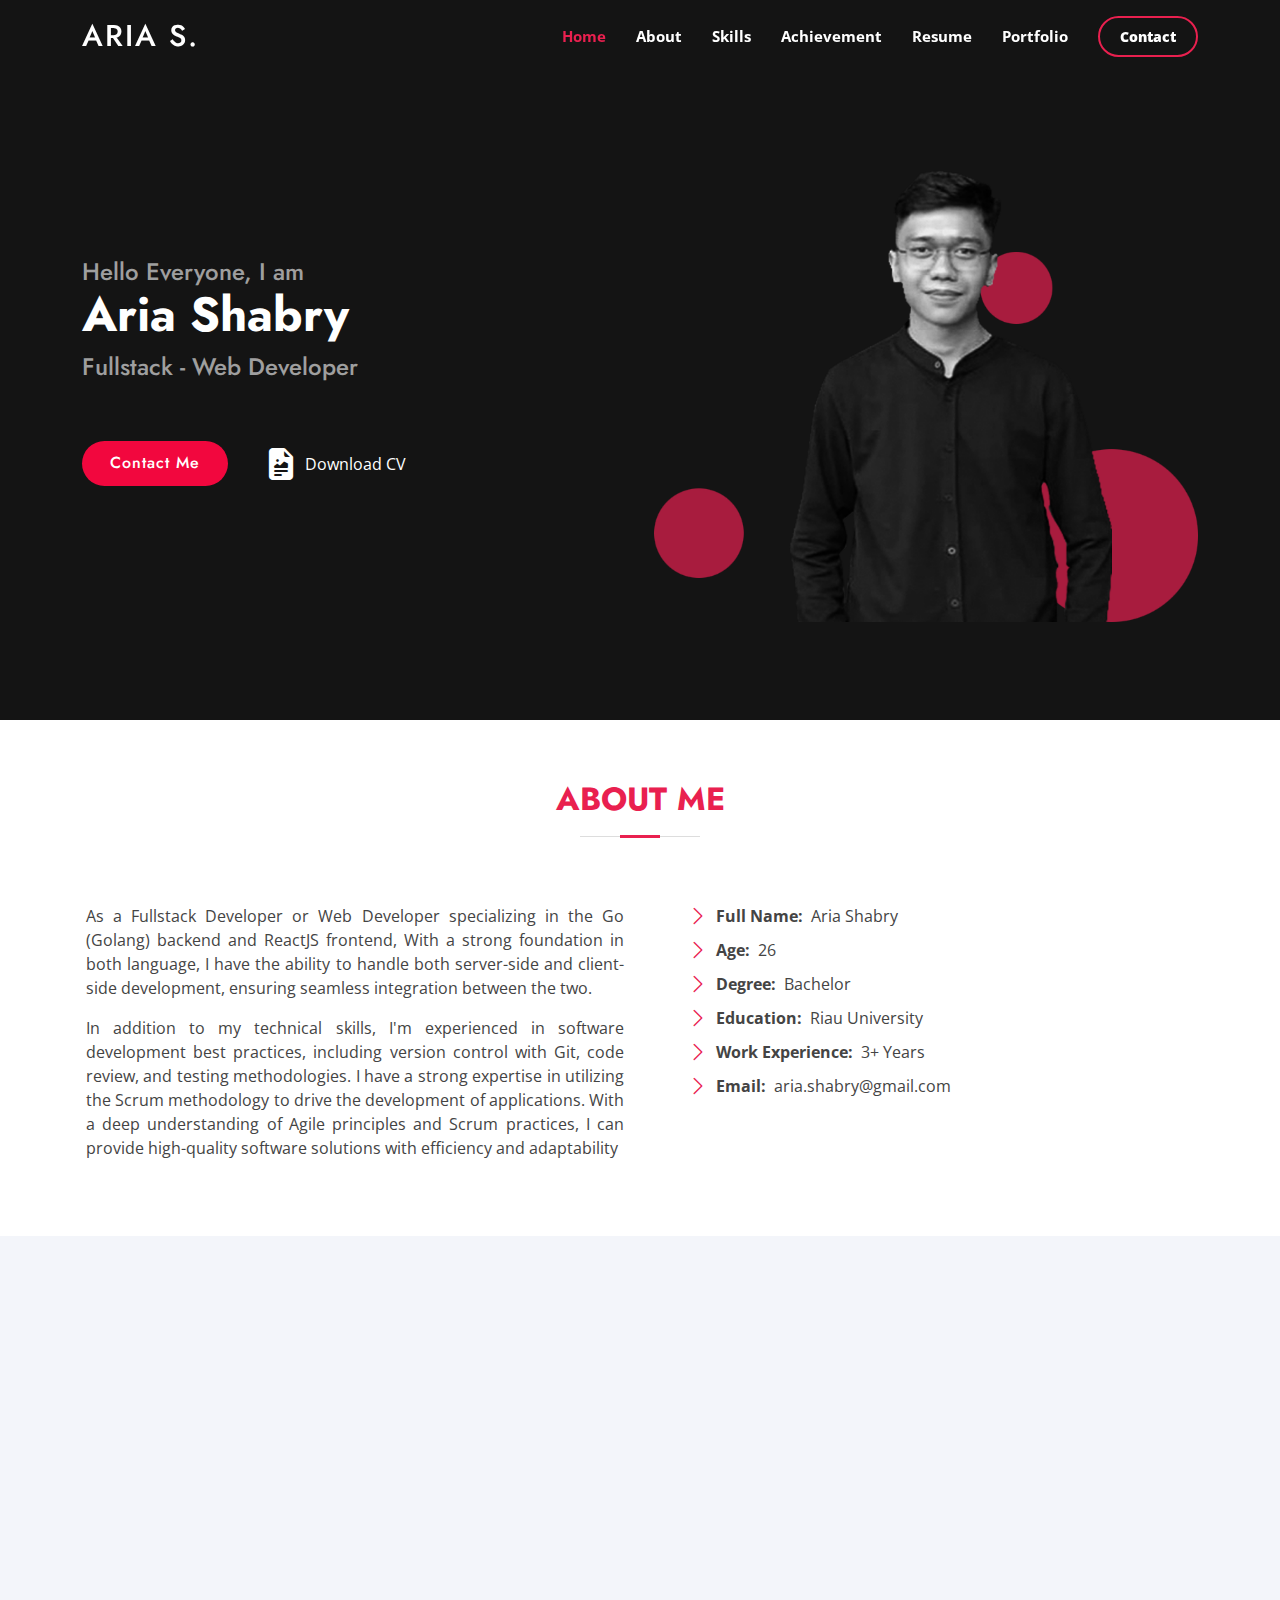
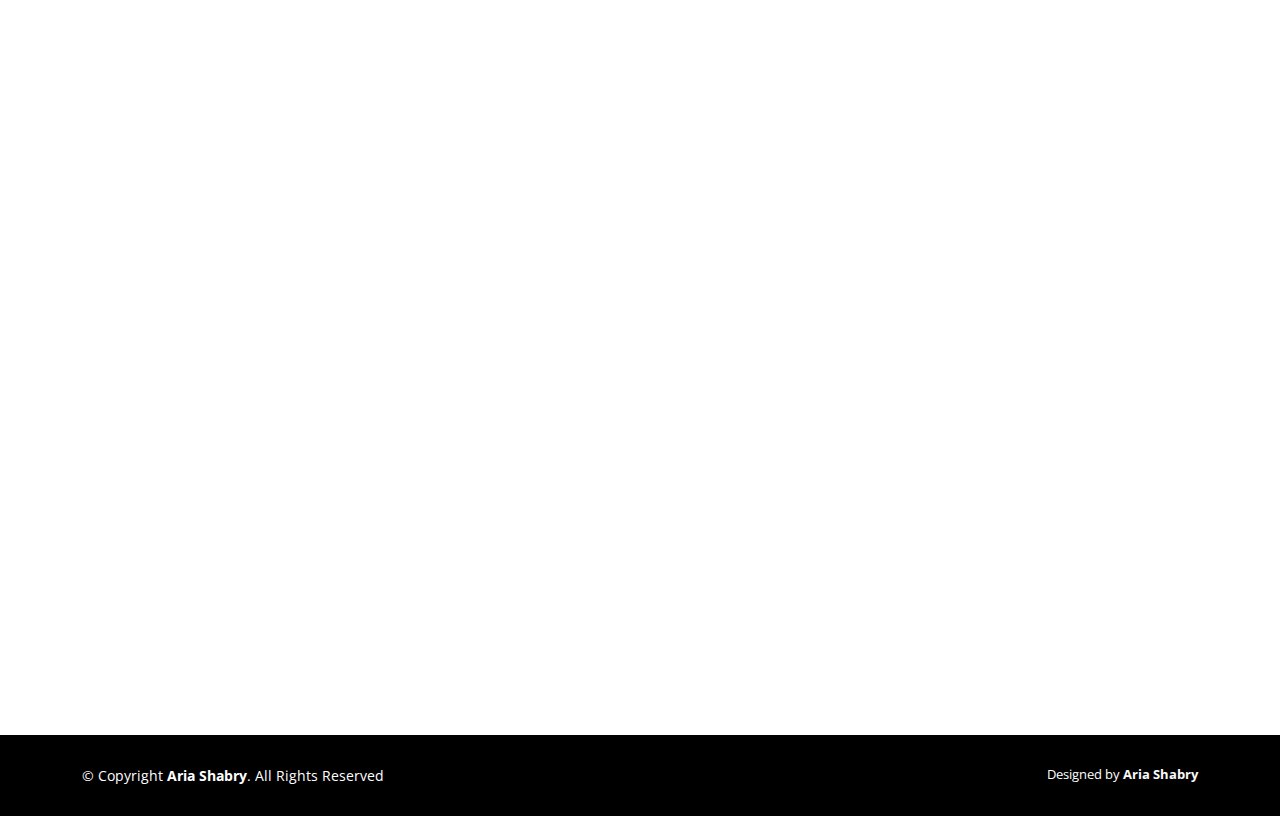
<file: index.html>
<!DOCTYPE html>
<html lang="en">

<head>
  <meta charset="utf-8">
  <meta content="width=device-width, initial-scale=1.0" name="viewport">

  <title>Portfolio Aria Shabry</title>
  <meta
  name="Portfolio Aria Shabry"
  content="Website portfolio Aria Shabry as a Fullstack Developer"
/>
  <meta content="Website portfolio Aria Shabry as a Fullstack Developer" name="description">
  <meta content="portfolio" name="keywords">
  <meta content="aria shabry" name="keywords">

  <!-- Properties -->
  <meta name="viewport" content="width=device-width,initial-scale=1">
  <meta name="theme-color" content="#000000">
  <meta property="og:image" content="assets/img/img192.png">
  <meta property="og:type" content="website">
  <meta property="og:image:type" content="image/png">
  <meta property="og:image:width" content="192">
  <meta property="og:image:height" content="192">
  <meta name="Portfolio" content="Portfolio Aria Shabry">
  <meta property="og:site_name" content="Portfolio">
  <meta property="og:title" content="Portfolio Aria Shabry">
  <meta property="og:description" content="Aria Shabry as a Fullstack Developer">

  <!-- Favicons -->
  <link href="assets/img/favicon.png" rel="icon">
  <link href="assets/img/apple-touch-icon.png" rel="apple-touch-icon">

  <!-- Google Fonts -->
  <link
    href="https://fonts.googleapis.com/css?family=Open+Sans:300,300i,400,400i,600,600i,700,700i|Jost:300,300i,400,400i,500,500i,600,600i,700,700i|Poppins:300,300i,400,400i,500,500i,600,600i,700,700i"
    rel="stylesheet">

  <link href="assets/vendor/aos/aos.css" rel="stylesheet">
  <link href="assets/vendor/bootstrap/css/bootstrap.min.css" rel="stylesheet">
  <link href="assets/vendor/bootstrap-icons/bootstrap-icons.css" rel="stylesheet">
  <link href="assets/vendor/boxicons/css/boxicons.min.css" rel="stylesheet">
  <link href="assets/vendor/glightbox/css/glightbox.min.css" rel="stylesheet">
  <link href="assets/vendor/remixicon/remixicon.css" rel="stylesheet">
  <link href="assets/vendor/swiper/swiper-bundle.min.css" rel="stylesheet">

  <link href="assets/css/style.css" rel="stylesheet">
</head>

<body>

  <!-- ======= Header ======= -->
  <header id="header" class="fixed-top ">
    <div class="container d-flex align-items-center">

      <h1 class="logo me-auto"><a href="index.html">Aria S.</a></h1>
      <!-- Uncomment below if you prefer to use an image logo -->
      <!-- <a href="index.html" class="logo me-auto"><img src="assets/img/logo.png" alt="" class="img-fluid"></a>-->

      <nav id="navbar" class="navbar">
        <ul>
          <li><a class="nav-link scrollto active" href="#hero">Home</a></li>
          <li><a class="nav-link scrollto" href="#about">About</a></li>
          <li><a class="nav-link scrollto" href="#skills">Skills</a></li>
          <li><a class="nav-link scrollto" href="#achievement">Achievement</A></li>
          <li><a class="nav-link scrollto" href="#resume">Resume</a></li>
          <li><a class="nav-link   scrollto" href="#portfolio">Portfolio</a></li>
          <li><a class="getstarted scrollto" href="#contact">Contact</a></li>
        </ul>
        <i class="bi bi-list mobile-nav-toggle"></i>
      </nav><!-- .navbar -->

    </div>
  </header><!-- End Header -->

  <!-- ======= Hero Section ======= -->
  <section id="hero" class="d-flex align-items-center">

    <div class="container">
      <div class="row">
        <div class="col-lg-6 d-flex flex-column justify-content-center pt-4 pt-lg-0 order-2 order-lg-1 pb-0 pb-lg-5"
          data-aos="fade-up" data-aos-delay="200">
          <h2 class="mb-0">Hello Everyone, I am</h2>
          <h1>Aria Shabry</h1>
          <h2>Fullstack - Web Developer</h2>
          <div class="d-flex justify-content-center justify-content-lg-start contact-section">
            <a href="#contact" class="btn-get-started scrollto">Contact Me</a>
            <a href="https://drive.google.com/file/d/1WXfSThHI_gtzjjorwlxZjTEr_2v05IAO/view?usp=sharing" target="_blank" class="btn-watch-video"><i
                class="bi bi-file-earmark-richtext-fill"></i><span>Download CV</span></a>
          </div>
        </div>
        <div class="col-lg-6 order-1 order-lg-2 hero-img" data-aos="zoom-in" data-aos-delay="200">
          <img src="assets/img/hero-img2.png" class="img-fluid animated" alt="">
        </div>
      </div>
    </div>
    <div class="waves-effect bottom">
    </div>

  </section><!-- End Hero -->


  <main id="main">



    <!-- ======= About Us Section ======= -->
    <section id="about" class="about">
      <div class="container" data-aos="fade-up">

        <div class="section-title">
          <h2>About Me</h2>
        </div>

        <div class="row content">
          <div class="col-lg-6 p-3">
            <p class="justify-text">
              As a Fullstack Developer or Web Developer specializing in the Go (Golang) backend and ReactJS frontend,
              With a
              strong foundation in both language, I have the ability to handle both server-side and client-side
              development, ensuring seamless integration between the two.
            </p>
            <p class="justify-text">In addition to my technical skills, I'm experienced in software development best
              practices, including
              version control with Git, code review, and testing methodologies. I have a strong expertise in utilizing
              the Scrum methodology to drive the development of applications. With a deep understanding of Agile
              principles and Scrum practices, I can provide high-quality software solutions with efficiency and
              adaptability</p>

          </div>
          <div class="col-lg-6 pt-4 pt-lg-0 p-5">
            <ul class="pt-3">
              <li><i class="bi bi-chevron-right"></i> <b class="me-2">Full Name:</b>Aria Shabry</li>
              <li><i class="bi bi-chevron-right"></i> <b class="me-2">Age:</b>26</li>
              <li><i class="bi bi-chevron-right"></i> <b class="me-2">Degree:</b>Bachelor</li>
              <li><i class="bi bi-chevron-right"></i> <b class="me-2">Education:</b>Riau University</li>
              <li><i class="bi bi-chevron-right"></i> <b class="me-2">Work Experience:</b>3+ Years</li>
              <li><i class="bi bi-chevron-right"></i> <b class="me-2">Email:</b>aria.shabry@gmail.com</li>

            </ul>
          </div>
        </div>

      </div>
    </section><!-- End About Us Section -->

    <!-- ======= Skills Section ======= -->
    <section id="skills" class="services section-bg">
      <div class="container" data-aos="fade-up">

        <div class="section-title">
          <h2>Skills</h2>
          <p>As a web developer, I possess strong skills in creating innovative and captivating web solutions</p>
        </div>

        <div class="row">
          <div class="col-xl-3 col-md-6 d-flex align-items-stretch" data-aos="zoom-in" data-aos-delay="100">
            <div class="icon-box">
              <div class="icon"><i class='bx bxl-go-lang'></i></div>
              <h4><a href="">Golang</a></h4>
              <p> I use Golang for backend development and building RESTful APIs, with GIN, GORM, and
                other frameworks and implemented best practice and clean code</p>
            </div>
          </div>

          <div class="col-xl-3 col-md-6 d-flex align-items-stretch mt-4 mt-md-0" data-aos="zoom-in"
            data-aos-delay="200">
            <div class="icon-box">
              <div class="icon"><i class='bx bxl-react'></i></div>
              <h4><a href="">React JS</a></h4>
              <p>I specialize in utilizing React.js for frontend development, creating optimal performance and dynamic
                website interfaces that seamlessly adapt to various devices. </p>
            </div>
          </div>

          <div class="col-xl-3 col-md-6 d-flex align-items-stretch mt-4 mt-xl-0" data-aos="zoom-in"
            data-aos-delay="300">
            <div class="icon-box">
              <div class="icon"><i class='bx bxl-php'></i></div>
              <h4><a href="">PHP</a></h4>
              <p>I have strong experience in using PHP for developing small-scale projects that demand fast turnaround
                time. I'm also familiar with Code Igniter and Laravel Framework.</p>
            </div>
          </div>

          <div class="col-xl-3 col-md-6 d-flex align-items-stretch mt-4 mt-xl-0" data-aos="zoom-in"
            data-aos-delay="400">
            <div class="icon-box">
              <div class="icon"><i class='bx bxl-docker'></i></div>
              <h4><a href="">DevOps</a></h4>
              <p>I understand the importance of seamless integration, continuous delivery, and automated testing.
                Additionally, I am proficient in Docker and experienced in configuring CI/CD pipelines using tools like
                Azure DevOps, and Github.</p>
            </div>
          </div>

          <div class="col-xl-3 col-md-6 d-flex align-items-stretch mt-4 mt-xl-4" data-aos="zoom-in"
            data-aos-delay="400">
            <div class="icon-box">
              <div class="icon"><i class='bx bxs-data'></i></div>
              <h4><a href="">Database</a></h4>
              <p>I have expertise in database management, both in SQL databases like PostgreSQL and MySQL, as well as in
                NoSQL databases like MongoDB.</p>
            </div>
          </div>

          <div class="col-xl-3 col-md-6 d-flex align-items-stretch mt-4 mt-xl-4" data-aos="zoom-in"
            data-aos-delay="400">
            <div class="icon-box">
              <div class="icon"><i class='bx bxl-microsoft'></i></div>
              <h4><a href="">Microsoft Azure</a></h4>
              <p>I possess skills in Microsoft Azure that support my role as a web developer. I am proficient in
                building, managing, and optimizing cloud infrastructure using Azure services such as Azure App Service,
                Azure Storage. I am also using Azure AD, and Azure Key Vault to support security in my projects.</p>
            </div>
          </div>

          <div class="col-xl-3 col-md-6 d-flex align-items-stretch mt-4 mt-xl-4" data-aos="zoom-in"
            data-aos-delay="400">
            <div class="icon-box">
              <div class="icon"><i class="bx bx-layer"></i></div>
              <h4><a href="">UML Design and Analysis</a></h4>
              <p>With my UML skills, I can create detailed diagrams to capture and represent software solutions, aiding
                in understanding system complexity, identifying potential issues early on, and designing robust and
                scalable architectures.</p>
            </div>
          </div>

          <div class="col-xl-3 col-md-6 d-flex align-items-stretch mt-4 mt-xl-4" data-aos="zoom-in"
            data-aos-delay="400">
            <div class="icon-box">
              <div class="icon"><i class='bx bxl-figma'></i></div>
              <h4><a href="">UI/UX Designer</a></h4>
              <p>My UI/UX design skills enable me to create intuitive and visually appealing user interfaces. I
                understand the principles of user-centered design and can effectively translate user requirements into
                engaging and user-friendly designs.</p>
            </div>
          </div>

        </div>

      </div>
    </section>
    <!-- End Skills Section -->

    <!-- ======= Why Us Section ======= -->
    <section id="achievement" class="why-us">
      <div class="container-fluid" data-aos="fade-up">

        <div class="row">

          <div class="col-lg-7 d-flex flex-column justify-content-center align-items-stretch  order-2 order-lg-1">

            <div class="content">
              <h3>My <strong>Achievement</strong></h3>
            </div>

            <div class="accordion-list">
              <ul>
                <li>
                  <a data-bs-toggle="collapse" class="collapse" data-bs-target="#accordion-list-1"><span>01</span>
                    Microsoft Certified: Azure Developer Associate <i class="bx bx-chevron-down icon-show"></i><i
                      class="bx bx-chevron-up icon-close"></i></a>
                  <div id="accordion-list-1" class="collapse show" data-bs-parent=".accordion-list">
                    <p class="mb-0">
                      Credential ID : H923-1229
                    </p>
                    <p>Issued Aug 2021 · Expires Aug 2023</p>
                    <div class="mt-3">

                      <a href="https://www.credly.com/badges/160b08c1-0d6c-4309-b90c-2b49694e4aed/linked_in_profile"
                        target="_blank" class="d-inline-block">Show license</a>
                      <button type="button" class="btn btn-outline-danger d-inline-block" data-bs-toggle="modal"
                        data-bs-target="#microsoftCert">
                        Show Certificate
                      </button>
                      <!-- Modal -->
                      <div class="modal  fade" id="microsoftCert" data-bs-backdrop="static" data-bs-keyboard="false"
                        tabindex="-1" aria-labelledby="microsoftCertLabel" aria-hidden="true">
                        <div class="modal-dialog modal-lg">
                          <div class="modal-content">
                            <div class="modal-header">
                              Microsoft Certified: Azure Developer Associate
                            </div>
                            <div class="modal-body">
                              <img src="./assets/img/cert/Certifications_Microsoft.jpg" class="img-fluid" />
                            </div>
                            <div class="modal-footer">
                              <button type="button" class="btn btn-secondary" data-bs-dismiss="modal">Close</button>
                            </div>
                          </div>
                        </div>
                      </div>
                    </div>
                  </div>
                </li>

                <li>
                  <a data-bs-toggle="collapse" data-bs-target="#accordion-list-2" class="collapsed"><span>02</span>
                    Certificate Of Competency in Software Development <i class="bx bx-chevron-down icon-show"></i><i
                      class="bx bx-chevron-up icon-close"></i></a>
                  <div id="accordion-list-2" class="collapse" data-bs-parent=".accordion-list">
                    <p class="mb-0">
                      Credential ID : 62010251400033612019
                    </p>
                    <p>Issued Sep 2019 · Expired Sep 2022</p>
                    <button type="button" class="btn btn-outline-danger d-inline-block mt-3" data-bs-toggle="modal"
                      data-bs-target="#competency">
                      Show Certificate
                    </button>
                    <!-- Modal -->
                    <div class="modal  fade" id="competency" data-bs-backdrop="static" data-bs-keyboard="false"
                      tabindex="-1" aria-labelledby="competencyLabel" aria-hidden="true">
                      <div class="modal-dialog modal-lg">
                        <div class="modal-content">
                          <div class="modal-header">
                            Certificate Of Competency in Software Development
                          </div>
                          <div class="modal-body">
                            <img src="./assets/img/cert/competency.jpg" class="img-fluid" />
                          </div>
                          <div class="modal-footer">
                            <button type="button" class="btn btn-secondary" data-bs-dismiss="modal">Close</button>
                          </div>
                        </div>
                      </div>
                    </div>
                  </div>
                </li>

                <li>
                  <a data-bs-toggle="collapse" data-bs-target="#accordion-list-3" class="collapsed"><span>03</span>
                    Microsoft Certified Trainer <i class="bx bx-chevron-down icon-show"></i><i
                      class="bx bx-chevron-up icon-close"></i></a>
                  <div id="accordion-list-3" class="collapse" data-bs-parent=".accordion-list">
                    <p>Credential ID H933-6850</p>
                    <p>Issued Aug 2021 · Expired Aug 2023
                    </p>
                    <div>
                      <button type="button" class="btn btn-outline-danger d-inline-block mt-3" data-bs-toggle="modal"
                        data-bs-target="#mct">
                        Show Certificate
                      </button>
                      <!-- Modal -->
                      <div class="modal  fade" id="mct" data-bs-backdrop="static" data-bs-keyboard="false" tabindex="-1"
                        aria-labelledby="mctLabel" aria-hidden="true">
                        <div class="modal-dialog modal-lg">
                          <div class="modal-content">
                            <div class="modal-header">
                              Microsoft Certified Trainer
                            </div>
                            <div class="modal-body">
                              <img src="./assets/img/cert/4. MCT Certificate_page-0001.jpg" class="img-fluid" />
                            </div>
                            <div class="modal-footer">
                              <button type="button" class="btn btn-secondary" data-bs-dismiss="modal">Close</button>
                            </div>
                          </div>
                        </div>
                      </div>
                    </div>
                  </div>
                </li>

                <li>
                  <a data-bs-toggle="collapse" data-bs-target="#accordion-list-4" class="collapsed"><span>04</span>
                    Certificate of Completion - Workshop REST API with Golang<i
                      class="bx bx-chevron-down icon-show"></i><i class="bx bx-chevron-up icon-close"></i></a>
                  <div id="accordion-list-4" class="collapse" data-bs-parent=".accordion-list">
                    <p>Credential ID : 071/SER/RAG/XI/2021</p>
                    <p>Issued : Nov 2021
                    </p>
                    <div>
                      <button type="button" class="btn btn-outline-danger d-inline-block mt-3" data-bs-toggle="modal"
                        data-bs-target="#altera">
                        Show Certificate
                      </button>
                      <!-- Modal -->
                      <div class="modal fade" id="altera" data-bs-backdrop="static" data-bs-keyboard="false"
                        tabindex="-1" aria-labelledby="alteraLabel" aria-hidden="true">
                        <div class="modal-dialog modal-lg">
                          <div class="modal-content">
                            <div class="modal-header">
                              Certificate of Completion - Workshop REST API with Golang
                            </div>
                            <div class="modal-body">
                              <img src="./assets/img/cert/0001.jpg" class="img-fluid" />
                            </div>
                            <div class="modal-footer">
                              <button type="button" class="btn btn-secondary" data-bs-dismiss="modal">Close</button>
                            </div>
                          </div>
                        </div>
                      </div>
                    </div>
                  </div>
                </li>

                <li>
                  <a data-bs-toggle="collapse" data-bs-target="#accordion-list-5" class="collapsed"><span>05</span>
                    EC-Council Certified of Attendance - Secure Computer User (CSCU) V2 <i
                      class="bx bx-chevron-down icon-show"></i><i class="bx bx-chevron-up icon-close"></i></a>
                  <div id="accordion-list-5" class="collapse" data-bs-parent=".accordion-list">
                    <p>Credential ID : 615398</p>
                    <p>Issued : Sep 2021
                    </p>
                    <div>
                      <button type="button" class="btn btn-outline-danger d-inline-block mt-3" data-bs-toggle="modal"
                        data-bs-target="#eccoucil">
                        Show Certificate
                      </button>
                      <!-- Modal -->
                      <div class="modal  fade" id="eccoucil" data-bs-backdrop="static" data-bs-keyboard="false"
                        tabindex="-1" aria-labelledby="eccoucilLabel" aria-hidden="true">
                        <div class="modal-dialog modal-lg">
                          <div class="modal-content">
                            <div class="modal-header">
                              EC-Council Certified of Attendance - Secure Computer User (CSCU) V2
                            </div>
                            <div class="modal-body">
                              <img src="./assets/img/cert/2. ECC-Evaluation-Certificate_page-0001.jpg"
                                class="img-fluid" />
                            </div>
                            <div class="modal-footer">
                              <button type="button" class="btn btn-secondary" data-bs-dismiss="modal">Close</button>
                            </div>
                          </div>
                        </div>
                      </div>
                    </div>
                  </div>
                </li>

                <li>
                  <a data-bs-toggle="collapse" data-bs-target="#accordion-list-6" class="collapsed"><span>06</span>
                    ZSA - Zoom Foundations<i class="bx bx-chevron-down icon-show"></i><i
                      class="bx bx-chevron-up icon-close"></i></a>
                  <div id="accordion-list-6" class="collapse" data-bs-parent=".accordion-list">
                    <p>Credential ID : E-6027N1</p>
                    <p>Issued : Sep 2022
                    </p>
                    <div>
                      <button type="button" class="btn btn-outline-danger d-inline-block mt-3" data-bs-toggle="modal"
                        data-bs-target="#zsa">
                        Show Certificate
                      </button>
                      <!-- Modal -->
                      <div class="modal  fade" id="zsa" data-bs-backdrop="static" data-bs-keyboard="false" tabindex="-1"
                        aria-labelledby="zsaLabel" aria-hidden="true">
                        <div class="modal-dialog modal-lg">
                          <div class="modal-content">
                            <div class="modal-header">
                              ZSA - Zoom Foundations
                            </div>
                            <div class="modal-body">
                              <img
                                src="./assets/img/cert/152_19_904698_1663139817_ZSA Foundations Certificate_page-0001.jpg"
                                class="img-fluid" />
                            </div>
                            <div class="modal-footer">
                              <button type="button" class="btn btn-secondary" data-bs-dismiss="modal">Close</button>
                            </div>
                          </div>
                        </div>
                      </div>
                    </div>
                  </div>
                </li>

                <li>
                  <a data-bs-toggle="collapse" data-bs-target="#accordion-list-7" class="collapsed"><span>07</span>
                    ZTSA - Zoom Foundations <i class="bx bx-chevron-down icon-show"></i><i
                      class="bx bx-chevron-up icon-close"></i></a>
                  <div id="accordion-list-7" class="collapse" data-bs-parent=".accordion-list">
                    <p>Credential ID : E-5VNO91</p>
                    <p>Issued : Sep 2022
                    </p>
                    <div>
                      <button type="button" class="btn btn-outline-danger d-inline-block mt-3" data-bs-toggle="modal"
                        data-bs-target="#ztsa">
                        Show Certificate
                      </button>
                      <!-- Modal -->
                      <div class="modal  fade" id="ztsa" data-bs-backdrop="static" data-bs-keyboard="false"
                        tabindex="-1" aria-labelledby="ztsaLabel" aria-hidden="true">
                        <div class="modal-dialog modal-lg">
                          <div class="modal-content">
                            <div class="modal-header">
                              ZTSA - Zoom Foundations
                            </div>
                            <div class="modal-body">
                              <img src="./assets/img/cert/319_21_904698_1663261663_ZTSA Foundations_page-0001.jpg"
                                class="img-fluid" />
                            </div>
                            <div class="modal-footer">
                              <button type="button" class="btn btn-secondary" data-bs-dismiss="modal">Close</button>
                            </div>
                          </div>
                        </div>
                      </div>
                    </div>
                  </div>
                </li>

                <li>
                  <a data-bs-toggle="collapse" data-bs-target="#accordion-list-8" class="collapsed"><span>08</span>
                    PCAP - Programming Essentials in Python <i class="bx bx-chevron-down icon-show"></i><i
                      class="bx bx-chevron-up icon-close"></i></a>
                  <div id="accordion-list-8" class="collapse" data-bs-parent=".accordion-list">
                    <!-- <p>Credential ID H933-6850</p> -->
                    <p>Issued : Oct 2019
                    </p>
                    <div>
                      <button type="button" class="btn btn-outline-danger d-inline-block mt-3" data-bs-toggle="modal"
                        data-bs-target="#python">
                        Show Certificate
                      </button>
                      <!-- Modal -->
                      <div class="modal  fade" id="python" data-bs-backdrop="static" data-bs-keyboard="false"
                        tabindex="-1" aria-labelledby="pythonLabel" aria-hidden="true">
                        <div class="modal-dialog modal-lg">
                          <div class="modal-content">
                            <div class="modal-header">
                              PCAP - Programming Essentials in Python
                            </div>
                            <div class="modal-body">
                              <img src="./assets/img/cert/1 .Python  - certificate_page-0001.jpg" class="img-fluid" />
                            </div>
                            <div class="modal-footer">
                              <button type="button" class="btn btn-secondary" data-bs-dismiss="modal">Close</button>
                            </div>
                          </div>
                        </div>
                      </div>
                    </div>
                  </div>
                </li>
              </ul>
            </div>

          </div>

          <div class="col-lg-5 align-items-stretch order-1 order-lg-2 img"
            style='background-image: url("assets/img/5326060.png");' data-aos="zoom-in" data-aos-delay="150">&nbsp;
          </div>
        </div>

      </div>
    </section><!-- End Why Us Section -->

    <!-- ======= Skills Section ======= -->
    <section id="resume" class="resume section-bg">
      <div class="container" data-aos="fade-up">

        <div class="section-title">
          <h2>Resume</h2>
        </div>


        <div class="row content">
          <div class="col-lg-6  pt-4 pt-lg-0 p-5">
            <h3 class="resume-title">Education</h3>
            <div class="resume-item pb-0">
              <h4>Riau University</h4>
              <p class="mb-0"><em>Bachelor of Science - BS</em></p>
              <p><em>Computer and Information Systems Security/Information Systems</em></p>
              <p class="mb-0"> Aug 2015 -Mar 2019</p>
              <p>Grade: 3.85</p>
              <p class="mb-0">achievement</p>
              <ul>
                <li>Get the highest GPA at computer science major.</li>
                <li>Participant at the event "Pekan Kreatifitas Mahasiswa" and passed to the national level.</li>
              </ul>
              <p class="mb-0">Activities and societies</p>
              <ul>
                <li>2018 - Vice Head of Dewan Perwakilan Mahasiswa Fakultas</li>
                <li>2017 - Member in Himpunan Mahasiswa Ilmu Komputer</li>
                <li>2016 - Member in Generasi Baru Indonesia (GenBI)</li>
              </ul>
            </div>
          </div>
          <div class="col-lg-6  pt-4 pt-lg-0 p-5">
            <h3 class="resume-title">Work History</h3>
            <div class="resume-item">
              <h4>Frontend &amp; Web Developer</h4>
              <h5>Webby Digital</h5>
              <p class="mb-0"><em>Sep 2019 - Mar 2020 | 7 mos | Full time</em></p>
              <p><em>Pekanbaru, Riau, Indonesia</em></p>
              <p class="mb-1">Description:</p>
              <ol>
                <li>Planned website development, converting mockups into usable web presence with PHP, Javascript, and
                  JSON
                <li>Provided front-end website using CSS, Js, Bootsrap, Materialize, and others</li>
                <li>Developed page layouts and dynamic design compatible with any devices (Desktop, Tablet, and Mobile)
                </li>
                <li>Collaborated with marketing, team leader and other developer to reach project goals, projections,
                  and milestones</li>
              </ol>
            </div>
            <div class="resume-item">
              <h4>Fullstack Developer</h4>
              <h5>PT. NOZYRA Global Solusindo</h5>
              <p class="mb-0"><em>Apr 2020 - Mei 2023 | 3 yrs 2 mos | Full time</em></p>
              <p><em>Jakarta, Indonesia</em></p>
              <p class="mb-1">Description:</p>
              <ol>
                <li>Adopted developers best practices and delivered highest quality scalable solutions.</li>
                <li>Using Agile Scrum method to build an application.</li>
                <li>Designed web application interfaces, UI/UX design using Figma application</li>
                <li>Planned and engineered RESTful API using Golang and combine with feature and
                  service from Office 365 and Microsoft Azure</li>
                <li>Provided front-end website using ReactJS, and make sure the design compatible with any devices
                  (Desktop, Tablet, and Mobile)</li>
                <li>Paired with fellow engineers to brainstorm ideas, debug problems and review code.</li>
                <li>Understood full technology stack and underlying applications, services and databases, resulting in
                  optimal program performance.</li>
                <li>Improve performance web application using using Microsoft Azure Services.</li>
              </ol>
            </div>
          </div>
        </div>

      </div>
    </section>
    <!-- End Skills Section -->



    <!-- ======= Cta Section ======= -->
    <section id="cta" class="cta">
      <div class="container" data-aos="zoom-in">

        <div class="row">
          <div class="col-lg-9 text-center text-lg-start">
            <h3 class="text-danger">Call To Hire</h3>
            <p> Thank you for reviewing my skills, resume, and achievement. I am very enthusiastic about collaborating
              with you on exciting projects. If you are interested in working together or have any further questions,
              please don't hesitate to contact me. I am ready to discuss how I can make a positive contribution to your
              project. I look forward to hearing from you soon. Contact Me!</p>
          </div>
          <div class="col-lg-3 cta-btn-container text-center">
            <a class="cta-btn align-middle" href="#contact">Call To Hire</a>
          </div>
        </div>

      </div>
    </section><!-- End Cta Section -->

    <!-- ======= Portfolio Section ======= -->
    <section id="portfolio" class="portfolio">
      <div class="container" data-aos="fade-up">

        <div class="section-title">
          <h2>Portfolio</h2>
        </div>

        <ul id="portfolio-flters" class="d-flex justify-content-center" data-aos="fade-up" data-aos-delay="100">
          <li data-filter="*" class="filter-active">All</li>
          <li data-filter=".filter-app">Web</li>
          <li data-filter=".filter-web">Mobile</li>
        </ul>

        <div class="row portfolio-container" data-aos="fade-up" data-aos-delay="200">
          <div class="col-lg-4 col-md-6 portfolio-item filter-web">
            <div class="portfolio-img shadow"><img src="assets/img/portfolio/portfolio-5.png" class="img-fluid"
                alt="">
            </div>
            <div class="portfolio-info">
              <a href="portfolio-details-rancak.html">
                <h4>Rancak - Pantau Pilkada</h4>
              </a>
              <p>Mobile</p>
              <a href="assets/img/portfolio/portfolio-5.png" data-gallery="portfolioGallery"
                class="portfolio-lightbox preview-link small" title="Nozyra Rancak"><i class='bx bx-expand'></i></a>
              <a href="portfolio-details-rancak.html" class="details-link" title="More Details"><i
                  class='bx bx-show-alt'></i></a>
            </div>
          </div>

          <div class="col-lg-4 col-md-6 portfolio-item filter-app">
            <div class="portfolio-img shadow"><img src="assets/img/portfolio/portfolio-1.png" class="img-fluid" alt="">
            </div>
            <div class="portfolio-info">
              <a href="portfolio-details-jnp.html">
                <h4>jnp-g.com</h4>
              </a>
              <p>Web</p>
              <a href="assets/img/portfolio/portfolio-1.png" data-gallery="portfolioGallery"
                class="portfolio-lightbox preview-link small" title="jnp-g.com"><i class='bx bx-expand'></i></a>
              <a href="portfolio-details-jnp.html" class="details-link" title="More Details"><i
                  class='bx bx-show-alt'></i></a>
            </div>
          </div>


          <div class="col-lg-4 col-md-6 portfolio-item filter-app">
            <div class="portfolio-img shadow"><img src="assets/img/portfolio/portfolio-3-1.jpg" class="img-fluid"
                alt="">
            </div>
            <div class="portfolio-info">
              <a href="portfolio-details-sewajasa.html">
                <h4>Sewa Jasa</h4>
              </a>
              <p>Web</p>
              <a href="assets/img/portfolio/portfolio-3-1.jpg" data-gallery="portfolioGallery"
                class="portfolio-lightbox preview-link small" title="Sewa Jasa"><i class='bx bx-expand'></i></a>
              <a href="portfolio-details-sewajasa.html" class="details-link" title="More Details"><i
                  class='bx bx-show-alt'></i></a>
            </div>
          </div>

          <div class="col-lg-4 col-md-6 portfolio-item filter-app">
            <div class="portfolio-img shadow"><img src="assets/img/portfolio/portfolio-2-1.jpg" class="img-fluid"
                alt="">
            </div>
            <div class="portfolio-info">
              <a href="portfolio-details-lasuah.html">
                <h4>Lasuah.id</h4>
              </a>
              <p>Web</p>
              <a href="assets/img/portfolio/portfolio-2-1.jpg" data-gallery="portfolioGallery"
                class="portfolio-lightbox preview-link small" title="Lasuah.id"><i class='bx bx-expand'></i></a>
              <a href="portfolio-details-lasuah.html" class="details-link" title="More Details"><i
                  class='bx bx-show-alt'></i></a>
            </div>
          </div>

         
          <div class="col-lg-4 col-md-6 portfolio-item filter-app">
            <div class="portfolio-img shadow"><img src="assets/img/portfolio/portfolio-4-1.png" class="img-fluid"
                alt="">
            </div>
            <div class="portfolio-info">
              <a href="portfolio-details-wedding.html">
                <h4>Wedding Invitation</h4>
              </a>
              <p>Web</p>
              <a href="assets/img/portfolio/portfolio-4-1.png" data-gallery="portfolioGallery"
                class="portfolio-lightbox preview-link small" title="Wedding"><i class='bx bx-expand'></i></a>
              <a href="portfolio-details-wedding.html" class="details-link" title="More Details"><i
                  class='bx bx-show-alt'></i></a>
            </div>
          </div>

          <div class="col-lg-4 col-md-6 portfolio-item filter-web">
            <div class="portfolio-img shadow"><img src="assets/img/portfolio/portfolio-6.png" class="img-fluid"
                alt="">
            </div>
            <div class="portfolio-info">
              <a href="portfolio-details-wedding-mobile.html">
                <h4>Wedding Invitation</h4>
              </a>
              <p>Mobile</p>
              <a href="assets/img/portfolio/portfolio-6.png" data-gallery="portfolioGallery"
                class="portfolio-lightbox preview-link small" title="Wedding Invitation"><i class='bx bx-expand'></i></a>
              <a href="portfolio-details-wedding-mobile.html" class="details-link" title="More Details"><i
                  class='bx bx-show-alt'></i></a>
            </div>
          </div>

          <div class="col-lg-4 col-md-6 portfolio-item filter-web">
            <div class="portfolio-img shadow"><img src="assets/img/portfolio/Thumbnail.png" class="img-fluid"
                alt="">
            </div>
            <div class="portfolio-info">
              <a href="portfolio-details-truck.html">
                <h4>Truck Record App</h4>
              </a>
              <p>Mobile</p>
              <a href="assets/img/portfolio/Thumbnail.png" data-gallery="portfolioGallery"
                class="portfolio-lightbox preview-link small" title="Truck Record App"><i class='bx bx-expand'></i></a>
              <a href="portfolio-details-truck.html" class="details-link" title="More Details"><i
                  class='bx bx-show-alt'></i></a>
            </div>
          </div>

      

         


          <!-- <div class="col-lg-4 col-md-6 portfolio-item filter-card">
            <div class="portfolio-img"><img src="assets/img/portfolio/portfolio-4.jpg" class="img-fluid" alt=""></div>
            <div class="portfolio-info">
              <h4>Card 2</h4>
              <p>Card</p>
              <a href="assets/img/portfolio/portfolio-4.jpg" data-gallery="portfolioGallery"
                class="portfolio-lightbox preview-link" title="Card 2"><i class="bx bx-plus"></i></a>
              <a href="portfolio-details.html" class="details-link" title="More Details"><i class="bx bx-link"></i></a>
            </div>
          </div> -->

          <!-- <div class="col-lg-4 col-md-6 portfolio-item filter-web">
            <div class="portfolio-img"><img src="assets/img/portfolio/portfolio-5.jpg" class="img-fluid" alt=""></div>
            <div class="portfolio-info">
              <h4>Web 2</h4>
              <p>Web</p>
              <a href="assets/img/portfolio/portfolio-5.jpg" data-gallery="portfolioGallery"
                class="portfolio-lightbox preview-link" title="Web 2"><i class="bx bx-plus"></i></a>
              <a href="portfolio-details.html" class="details-link" title="More Details"><i class="bx bx-link"></i></a>
            </div>
          </div> -->
          <!-- 
          <div class="col-lg-4 col-md-6 portfolio-item filter-card">
            <div class="portfolio-img"><img src="assets/img/portfolio/portfolio-7.jpg" class="img-fluid" alt=""></div>
            <div class="portfolio-info">
              <h4>Card 1</h4>
              <p>Card</p>
              <a href="assets/img/portfolio/portfolio-7.jpg" data-gallery="portfolioGallery"
                class="portfolio-lightbox preview-link" title="Card 1"><i class="bx bx-plus"></i></a>
              <a href="portfolio-details.html" class="details-link" title="More Details"><i class="bx bx-link"></i></a>
            </div>
          </div> -->

          <!-- <div class="col-lg-4 col-md-6 portfolio-item filter-card">
            <div class="portfolio-img"><img src="assets/img/portfolio/portfolio-8.jpg" class="img-fluid" alt=""></div>
            <div class="portfolio-info">
              <h4>Card 3</h4>
              <p>Card</p>
              <a href="assets/img/portfolio/portfolio-8.jpg" data-gallery="portfolioGallery"
                class="portfolio-lightbox preview-link" title="Card 3"><i class="bx bx-plus"></i></a>
              <a href="portfolio-details.html" class="details-link" title="More Details"><i class="bx bx-link"></i></a>
            </div>
          </div> -->

          <!-- <div class="col-lg-4 col-md-6 portfolio-item filter-web">
            <div class="portfolio-img"><img src="assets/img/portfolio/portfolio-9.jpg" class="img-fluid" alt=""></div>
            <div class="portfolio-info">
              <h4>Web 3</h4>
              <p>Web</p>
              <a href="assets/img/portfolio/portfolio-9.jpg" data-gallery="portfolioGallery"
                class="portfolio-lightbox preview-link" title="Web 3"><i class="bx bx-plus"></i></a>
              <a href="portfolio-details.html" class="details-link" title="More Details"><i class="bx bx-link"></i></a>
            </div>
          </div> -->

        </div>

      </div>
    </section><!-- End Portfolio Section -->

    <!-- ======= Contact Section ======= -->
    <section id="contact" class="contact">
      <div class="container" data-aos="fade-up">

        <div class="section-title">
          <h2>Contact</h2>
        </div>

        <div class="row">

          <div class="col-lg-5 d-flex align-items-stretch">
            <div class="info">
              <div class="address">
                <i class="bi bi-geo-alt"></i>
                <h4>Location:</h4>
                <p>Bukittinggi, Sumatera Barat. Indonesia. 26181</p>
              </div>

              <div class="email">
                <i class="bi bi-envelope"></i>
                <h4>Email:</h4>
                <p>aria.shabry@gmail.com</p>
              </div>

              <div class="phone">
                <i class="bi bi-phone"></i>
                <h4>Call:</h4>
                <p>+62 823 8651 7215</p>
              </div>
            </div>

          </div>

          <div class="col-lg-7 d-flex align-items-stretch">
            <div class="info">
              <div class="text-start">
                <h4 class="p-0">Aria Shabry</h4>
                <p class="p-0">Fullstack Developer</p>
                <div class="social">
                  <a href="https://www.facebook.com/aryashabry" target="_blank"><i class="ri-facebook-fill"></i></a>
                  <a href="https://www.instagram.com/ariashabry/" target="_blank"><i class="ri-instagram-fill"></i></a>
                  <a href="https://www.linkedin.com/in/ariashabry/" target="_blank"> <i
                      class="ri-linkedin-box-fill"></i> </a>
                </div>
              </div>
            </div>
          </div>
        </div>
    </section><!-- End Contact Section -->

  </main><!-- End #main -->

  <!-- ======= Footer ======= -->
  <footer id="footer">

    <div class="container footer-bottom clearfix">
      <div class="copyright">
        &copy; Copyright <strong><span>Aria Shabry</span></strong>. All Rights Reserved
      </div>
      <div class="credits">
        Designed by <a href="https://www.instagram.com/ariashabry/" target="_blank" class="text-light"><b>Aria
            Shabry</b></a>
      </div>
    </div>
  </footer><!-- End Footer -->

  <div id="preloader"></div>
  <a href="#" class="back-to-top d-flex align-items-center justify-content-center"><i
      class="bi bi-arrow-up-short"></i></a>

  <!-- Vendor JS Files -->
  <script src="assets/vendor/aos/aos.js"></script>
  <script src="assets/vendor/bootstrap/js/bootstrap.bundle.min.js"></script>
  <script src="assets/vendor/glightbox/js/glightbox.min.js"></script>
  <script src="assets/vendor/isotope-layout/isotope.pkgd.min.js"></script>
  <script src="assets/vendor/swiper/swiper-bundle.min.js"></script>
  <script src="assets/vendor/waypoints/noframework.waypoints.js"></script>
  <script src="assets/vendor/php-email-form/validate.js"></script>

  <!-- Template Main JS File -->
  <script src="assets/js/main.js"></script>

</body>

</html>
</file>
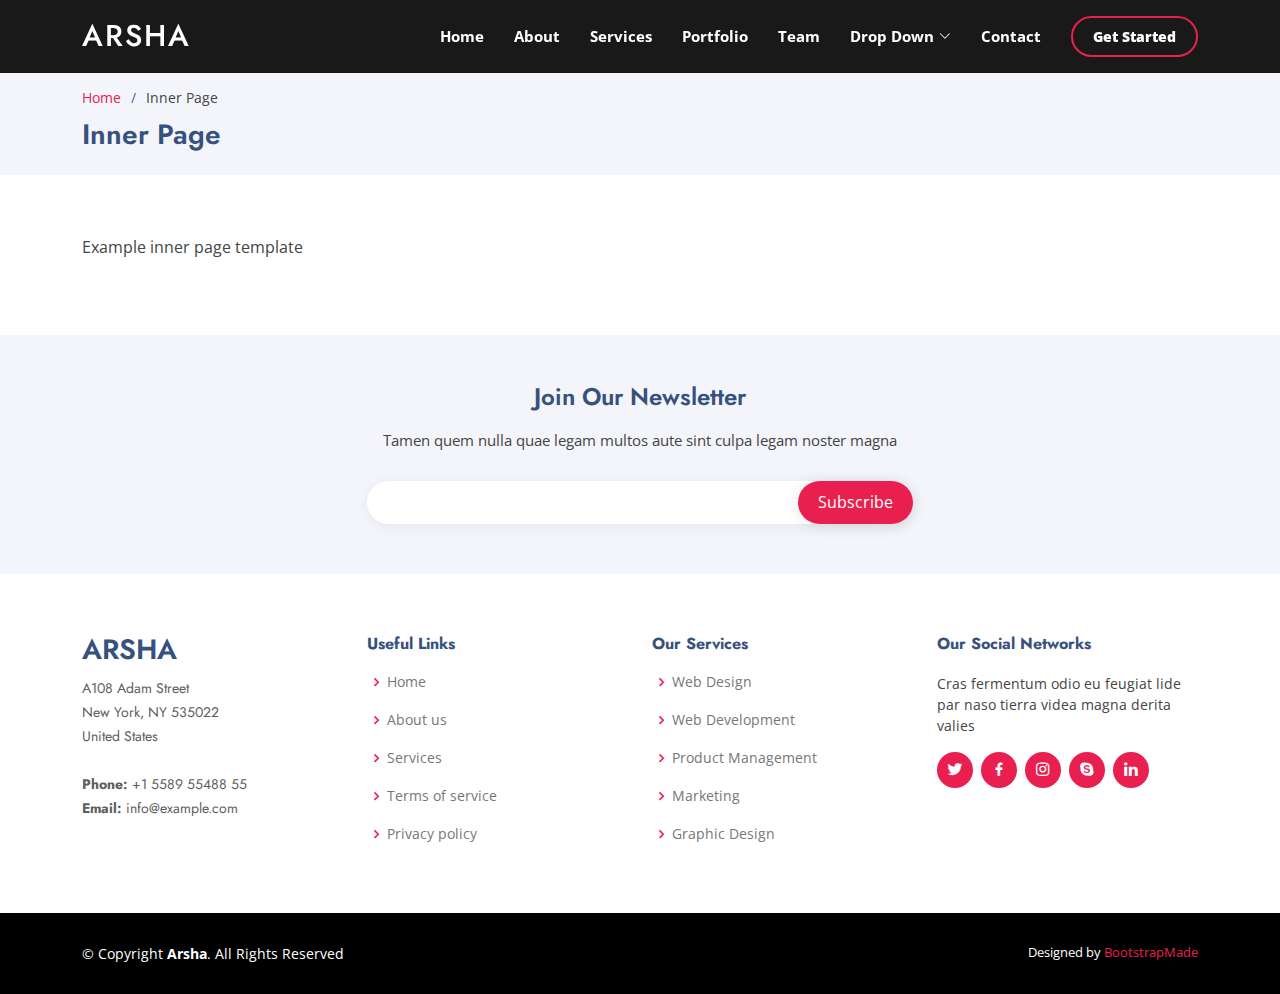
<file: inner-page.html>
<!DOCTYPE html>
<html lang="en">

<head>
  <meta charset="utf-8">
  <meta content="width=device-width, initial-scale=1.0" name="viewport">

  <title>Inner Page - Arsha Bootstrap Template</title>
  <meta content="" name="description">
  <meta content="" name="keywords">

  <!-- Favicons -->
  <link href="assets/img/favicon.png" rel="icon">
  <link href="assets/img/apple-touch-icon.png" rel="apple-touch-icon">

  <!-- Google Fonts -->
  <link href="https://fonts.googleapis.com/css?family=Open+Sans:300,300i,400,400i,600,600i,700,700i|Jost:300,300i,400,400i,500,500i,600,600i,700,700i|Poppins:300,300i,400,400i,500,500i,600,600i,700,700i" rel="stylesheet">

  <!-- Vendor CSS Files -->
  <link href="assets/vendor/aos/aos.css" rel="stylesheet">
  <link href="assets/vendor/bootstrap/css/bootstrap.min.css" rel="stylesheet">
  <link href="assets/vendor/bootstrap-icons/bootstrap-icons.css" rel="stylesheet">
  <link href="assets/vendor/boxicons/css/boxicons.min.css" rel="stylesheet">
  <link href="assets/vendor/glightbox/css/glightbox.min.css" rel="stylesheet">
  <link href="assets/vendor/remixicon/remixicon.css" rel="stylesheet">
  <link href="assets/vendor/swiper/swiper-bundle.min.css" rel="stylesheet">

  <!-- Template Main CSS File -->
  <link href="assets/css/style.css" rel="stylesheet">

  <!-- =======================================================
  * Template Name: Arsha
  * Updated: May 30 2023 with Bootstrap v5.3.0
  * Template URL: https://bootstrapmade.com/arsha-free-bootstrap-html-template-corporate/
  * Author: BootstrapMade.com
  * License: https://bootstrapmade.com/license/
  ======================================================== -->
</head>

<body>

  <!-- ======= Header ======= -->
  <header id="header" class="fixed-top header-inner-pages">
    <div class="container d-flex align-items-center">

      <h1 class="logo me-auto"><a href="index.html">Arsha</a></h1>
      <!-- Uncomment below if you prefer to use an image logo -->
      <!-- <a href="index.html" class="logo me-auto"><img src="assets/img/logo.png" alt="" class="img-fluid"></a>-->

      <nav id="navbar" class="navbar">
        <ul>
          <li><a class="nav-link scrollto " href="#hero">Home</a></li>
          <li><a class="nav-link scrollto" href="#about">About</a></li>
          <li><a class="nav-link scrollto" href="#services">Services</a></li>
          <li><a class="nav-link   scrollto" href="#portfolio">Portfolio</a></li>
          <li><a class="nav-link scrollto" href="#team">Team</a></li>
          <li class="dropdown"><a href="#"><span>Drop Down</span> <i class="bi bi-chevron-down"></i></a>
            <ul>
              <li><a href="#">Drop Down 1</a></li>
              <li class="dropdown"><a href="#"><span>Deep Drop Down</span> <i class="bi bi-chevron-right"></i></a>
                <ul>
                  <li><a href="#">Deep Drop Down 1</a></li>
                  <li><a href="#">Deep Drop Down 2</a></li>
                  <li><a href="#">Deep Drop Down 3</a></li>
                  <li><a href="#">Deep Drop Down 4</a></li>
                  <li><a href="#">Deep Drop Down 5</a></li>
                </ul>
              </li>
              <li><a href="#">Drop Down 2</a></li>
              <li><a href="#">Drop Down 3</a></li>
              <li><a href="#">Drop Down 4</a></li>
            </ul>
          </li>
          <li><a class="nav-link scrollto" href="#contact">Contact</a></li>
          <li><a class="getstarted scrollto" href="#about">Get Started</a></li>
        </ul>
        <i class="bi bi-list mobile-nav-toggle"></i>
      </nav><!-- .navbar -->

    </div>
  </header><!-- End Header -->

  <main id="main">

    <!-- ======= Breadcrumbs ======= -->
    <section id="breadcrumbs" class="breadcrumbs">
      <div class="container">

        <ol>
          <li><a href="index.html">Home</a></li>
          <li>Inner Page</li>
        </ol>
        <h2>Inner Page</h2>

      </div>
    </section><!-- End Breadcrumbs -->

    <section class="inner-page">
      <div class="container">
        <p>
          Example inner page template
        </p>
      </div>
    </section>

  </main><!-- End #main -->

  <!-- ======= Footer ======= -->
  <footer id="footer">

    <div class="footer-newsletter">
      <div class="container">
        <div class="row justify-content-center">
          <div class="col-lg-6">
            <h4>Join Our Newsletter</h4>
            <p>Tamen quem nulla quae legam multos aute sint culpa legam noster magna</p>
            <form action="" method="post">
              <input type="email" name="email"><input type="submit" value="Subscribe">
            </form>
          </div>
        </div>
      </div>
    </div>

    <div class="footer-top">
      <div class="container">
        <div class="row">

          <div class="col-lg-3 col-md-6 footer-contact">
            <h3>Arsha</h3>
            <p>
              A108 Adam Street <br>
              New York, NY 535022<br>
              United States <br><br>
              <strong>Phone:</strong> +1 5589 55488 55<br>
              <strong>Email:</strong> info@example.com<br>
            </p>
          </div>

          <div class="col-lg-3 col-md-6 footer-links">
            <h4>Useful Links</h4>
            <ul>
              <li><i class="bx bx-chevron-right"></i> <a href="#">Home</a></li>
              <li><i class="bx bx-chevron-right"></i> <a href="#">About us</a></li>
              <li><i class="bx bx-chevron-right"></i> <a href="#">Services</a></li>
              <li><i class="bx bx-chevron-right"></i> <a href="#">Terms of service</a></li>
              <li><i class="bx bx-chevron-right"></i> <a href="#">Privacy policy</a></li>
            </ul>
          </div>

          <div class="col-lg-3 col-md-6 footer-links">
            <h4>Our Services</h4>
            <ul>
              <li><i class="bx bx-chevron-right"></i> <a href="#">Web Design</a></li>
              <li><i class="bx bx-chevron-right"></i> <a href="#">Web Development</a></li>
              <li><i class="bx bx-chevron-right"></i> <a href="#">Product Management</a></li>
              <li><i class="bx bx-chevron-right"></i> <a href="#">Marketing</a></li>
              <li><i class="bx bx-chevron-right"></i> <a href="#">Graphic Design</a></li>
            </ul>
          </div>

          <div class="col-lg-3 col-md-6 footer-links">
            <h4>Our Social Networks</h4>
            <p>Cras fermentum odio eu feugiat lide par naso tierra videa magna derita valies</p>
            <div class="social-links mt-3">
              <a href="#" class="twitter"><i class="bx bxl-twitter"></i></a>
              <a href="#" class="facebook"><i class="bx bxl-facebook"></i></a>
              <a href="#" class="instagram"><i class="bx bxl-instagram"></i></a>
              <a href="#" class="google-plus"><i class="bx bxl-skype"></i></a>
              <a href="#" class="linkedin"><i class="bx bxl-linkedin"></i></a>
            </div>
          </div>

        </div>
      </div>
    </div>

    <div class="container footer-bottom clearfix">
      <div class="copyright">
        &copy; Copyright <strong><span>Arsha</span></strong>. All Rights Reserved
      </div>
      <div class="credits">
        <!-- All the links in the footer should remain intact. -->
        <!-- You can delete the links only if you purchased the pro version. -->
        <!-- Licensing information: https://bootstrapmade.com/license/ -->
        <!-- Purchase the pro version with working PHP/AJAX contact form: https://bootstrapmade.com/arsha-free-bootstrap-html-template-corporate/ -->
        Designed by <a href="https://bootstrapmade.com/">BootstrapMade</a>
      </div>
    </div>
  </footer><!-- End Footer -->

  <div id="preloader"></div>
  <a href="#" class="back-to-top d-flex align-items-center justify-content-center"><i class="bi bi-arrow-up-short"></i></a>

  <!-- Vendor JS Files -->
  <script src="assets/vendor/aos/aos.js"></script>
  <script src="assets/vendor/bootstrap/js/bootstrap.bundle.min.js"></script>
  <script src="assets/vendor/glightbox/js/glightbox.min.js"></script>
  <script src="assets/vendor/isotope-layout/isotope.pkgd.min.js"></script>
  <script src="assets/vendor/swiper/swiper-bundle.min.js"></script>
  <script src="assets/vendor/waypoints/noframework.waypoints.js"></script>
  <script src="assets/vendor/php-email-form/validate.js"></script>

  <!-- Template Main JS File -->
  <script src="assets/js/main.js"></script>

</body>

</html>
</file>
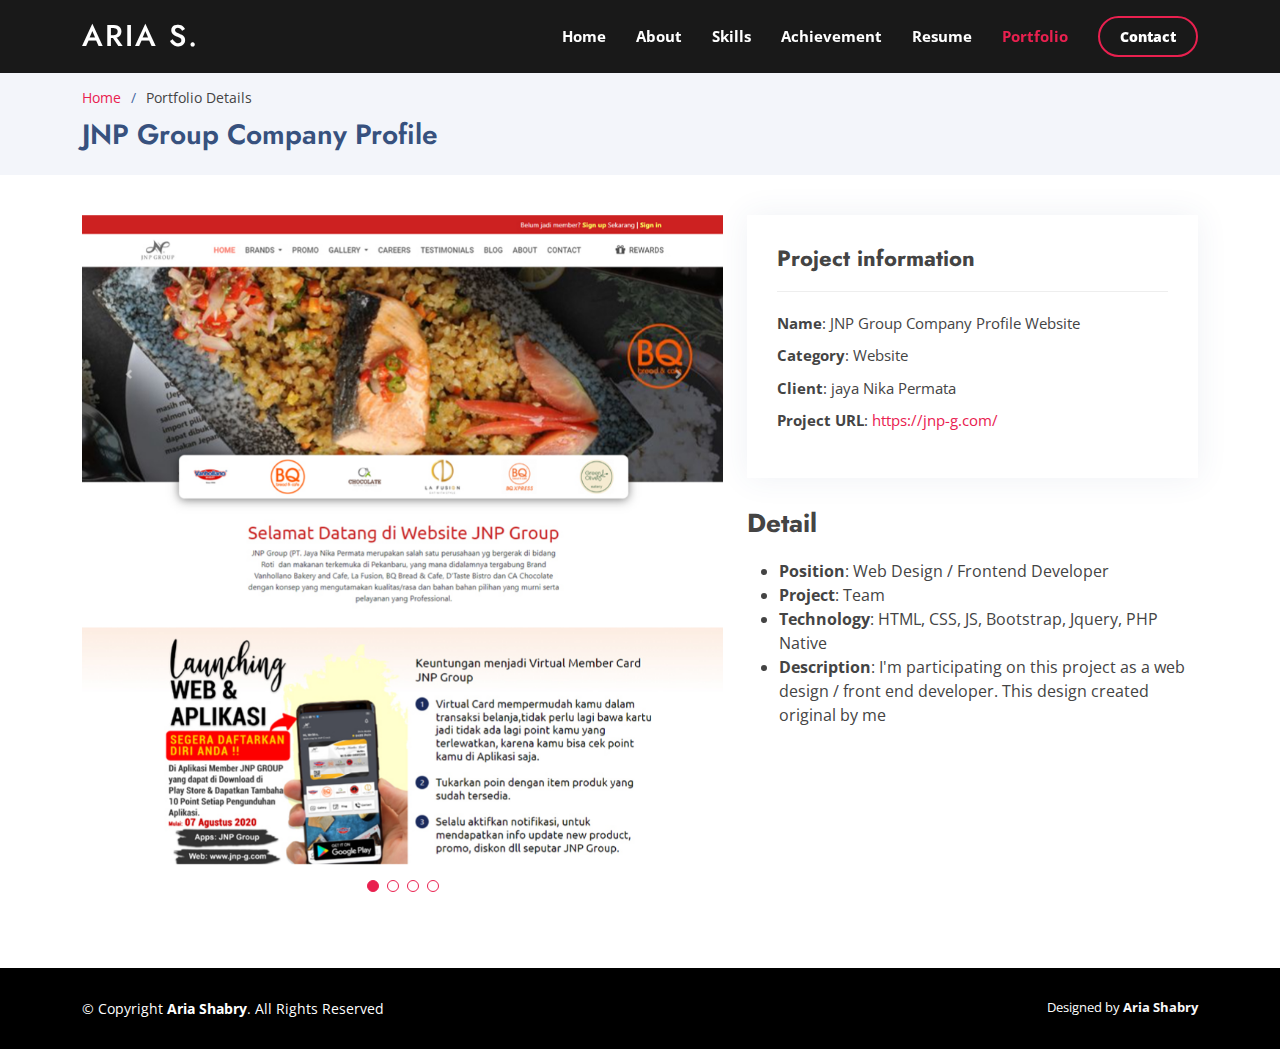
<file: portfolio-details-jnp.html>
<!DOCTYPE html>
<html lang="en">

<head>
  <meta charset="utf-8">
  <meta content="width=device-width, initial-scale=1.0" name="viewport">

  <title>Portfolio Details - Aria Shabry Portfolio</title>
  <meta
  name="Portfolio Aria Shabry"
  content="Website portfolio Aria Shabry as a Fullstack Developer"
/>
  <meta content="Website portfolio Aria Shabry as a Fullstack Developer" name="description">
  <meta content="portfolio" name="keywords">
  <meta content="aria shabry" name="keywords">

  <!-- Properties -->
  <meta name="viewport" content="width=device-width,initial-scale=1">
  <meta name="theme-color" content="#000000">
  <meta property="og:image" content="assets/img/img192.png">
  <meta property="og:type" content="website">
  <meta property="og:image:type" content="image/png">
  <meta property="og:image:width" content="192">
  <meta property="og:image:height" content="192">
  <meta name="Portfolio" content="Portfolio Aria Shabry">
  <meta property="og:site_name" content="Portfolio">
  <meta property="og:title" content="Portfolio Aria Shabry">
  <meta property="og:description" content="Aria Shabry as a Fullstack Developer">

  <!-- Favicons -->
  <link href="assets/img/favicon.png" rel="icon">
  <link href="assets/img/apple-touch-icon.png" rel="apple-touch-icon">

  <!-- Google Fonts -->
  <link
    href="https://fonts.googleapis.com/css?family=Open+Sans:300,300i,400,400i,600,600i,700,700i|Jost:300,300i,400,400i,500,500i,600,600i,700,700i|Poppins:300,300i,400,400i,500,500i,600,600i,700,700i"
    rel="stylesheet">

  <!-- Vendor CSS Files -->
  <link href="assets/vendor/aos/aos.css" rel="stylesheet">
  <link href="assets/vendor/bootstrap/css/bootstrap.min.css" rel="stylesheet">
  <link href="assets/vendor/bootstrap-icons/bootstrap-icons.css" rel="stylesheet">
  <link href="assets/vendor/boxicons/css/boxicons.min.css" rel="stylesheet">
  <link href="assets/vendor/glightbox/css/glightbox.min.css" rel="stylesheet">
  <link href="assets/vendor/remixicon/remixicon.css" rel="stylesheet">
  <link href="assets/vendor/swiper/swiper-bundle.min.css" rel="stylesheet">

  <!-- Template Main CSS File -->
  <link href="assets/css/style.css" rel="stylesheet">

  <!-- =======================================================
  * Template Name: Arsha
  * Updated: May 30 2023 with Bootstrap v5.3.0
  * Template URL: https://bootstrapmade.com/arsha-free-bootstrap-html-template-corporate/
  * Author: BootstrapMade.com
  * License: https://bootstrapmade.com/license/
  ======================================================== -->
</head>

<body>

  <!-- ======= Header ======= -->
  <header id="header" class="fixed-top header-inner-pages">
    <div class="container d-flex align-items-center">
      <h1 class="logo me-auto"><a href="index.html">Aria S.</a></h1>
      <!-- Uncomment below if you prefer to use an image logo -->
      <!-- <a href="index.html" class="logo me-auto"><img src="assets/img/logo.png" alt="" class="img-fluid"></a>-->

      <nav id="navbar" class="navbar">
        <ul>
          <li><a class="nav-link scrollto" href="index.html#hero">Home</a></li>
          <li><a class="nav-link scrollto" href="index.html#about">About</a></li>
          <li><a class="nav-link scrollto" href="index.html#skills">Skills</a></li>
          <li><a class="nav-link scrollto" href="index.html#achievement">Achievement</A></li>
          <li><a class="nav-link scrollto" href="index.html#resume">Resume</a></li>
          <li><a class="nav-link   active scrollto" href="index.html#portfolio">Portfolio</a></li>
          <li><a class="getstarted scrollto" href="index.html#contact">Contact</a></li>
        </ul>
        <i class="bi bi-list mobile-nav-toggle"></i>
      </nav><!-- .navbar -->

    </div>
  </header><!-- End Header -->

  <main id="main">

    <!-- ======= Breadcrumbs ======= -->
    <section id="breadcrumbs" class="breadcrumbs">
      <div class="container">

        <ol>
          <li><a href="index.html">Home</a></li>
          <li>Portfolio Details</li>
        </ol>
        <h2>JNP Group Company Profile</h2>

      </div>
    </section><!-- End Breadcrumbs -->

    <!-- ======= Portfolio Details Section ======= -->
    <section id="portfolio-details" class="portfolio-details">
      <div class="container">

        <div class="row gy-4">

          <div class="col-lg-7">
            <div class="portfolio-details-slider swiper">
              <div class="swiper-wrapper align-items-center">

                <div class="swiper-slide">
                  <img src="assets/img/portfolio/portfolio-1.jpg" alt="">
                </div>

                <div class="swiper-slide">
                  <img src="assets/img/portfolio/portfolio-1-2.jpg" alt="">
                </div>

                <div class="swiper-slide">
                  <img src="assets/img/portfolio/portfolio-1-3.png" alt="">
                </div>

                <div class="swiper-slide">
                  <img src="assets/img/portfolio/portfolio-1-4.png" alt="">
                </div>

              </div>
              <div class="swiper-pagination"></div>
            </div>
          </div>

          <div class="col-lg-5">
            <div class="portfolio-info">
              <h3>Project information</h3>
              <ul>
                <li><strong>Name</strong>: JNP Group Company Profile Website</li>
                <li><strong>Category</strong>: Website</li>
                <li><strong>Client</strong>: jaya Nika Permata</li>
                <li><strong>Project URL</strong>: <a href="https://jnp-g.com/" target="_blank">https://jnp-g.com/</a>
                </li>
              </ul>
            </div>
            <div class="portfolio-description">
              <h2>Detail</h2>
              <ul>
                <li><strong>Position</strong>: Web Design / Frontend Developer</li>
                <li><strong>Project</strong>: Team</li>
                <li><strong>Technology</strong>: HTML, CSS, JS, Bootstrap, Jquery, PHP Native</li>
                <li><strong>Description</strong>: I'm participating on this project as a web design / front end
                  developer. This design created original by me</li>
              </ul>
            </div>
          </div>

        </div>

      </div>
    </section><!-- End Portfolio Details Section -->

  </main><!-- End #main -->

  <!-- ======= Footer ======= -->
  <footer id="footer">

    <div class="container footer-bottom clearfix">
      <div class="copyright">
        &copy; Copyright <strong><span>Aria Shabry</span></strong>. All Rights Reserved
      </div>
      <div class="credits">
        Designed by <a href="https://www.instagram.com/ariashabry/" target="_blank" class="text-light"><b>Aria
            Shabry</b></a>
      </div>
    </div>
  </footer><!-- End Footer -->

  <div id="preloader"></div>
  <a href="#" class="back-to-top d-flex align-items-center justify-content-center"><i
      class="bi bi-arrow-up-short"></i></a>

  <!-- Vendor JS Files -->
  <script src="assets/vendor/aos/aos.js"></script>
  <script src="assets/vendor/bootstrap/js/bootstrap.bundle.min.js"></script>
  <script src="assets/vendor/glightbox/js/glightbox.min.js"></script>
  <script src="assets/vendor/isotope-layout/isotope.pkgd.min.js"></script>
  <script src="assets/vendor/swiper/swiper-bundle.min.js"></script>
  <script src="assets/vendor/waypoints/noframework.waypoints.js"></script>
  <script src="assets/vendor/php-email-form/validate.js"></script>

  <!-- Template Main JS File -->
  <script src="assets/js/main.js"></script>

</body>

</html>
</file>
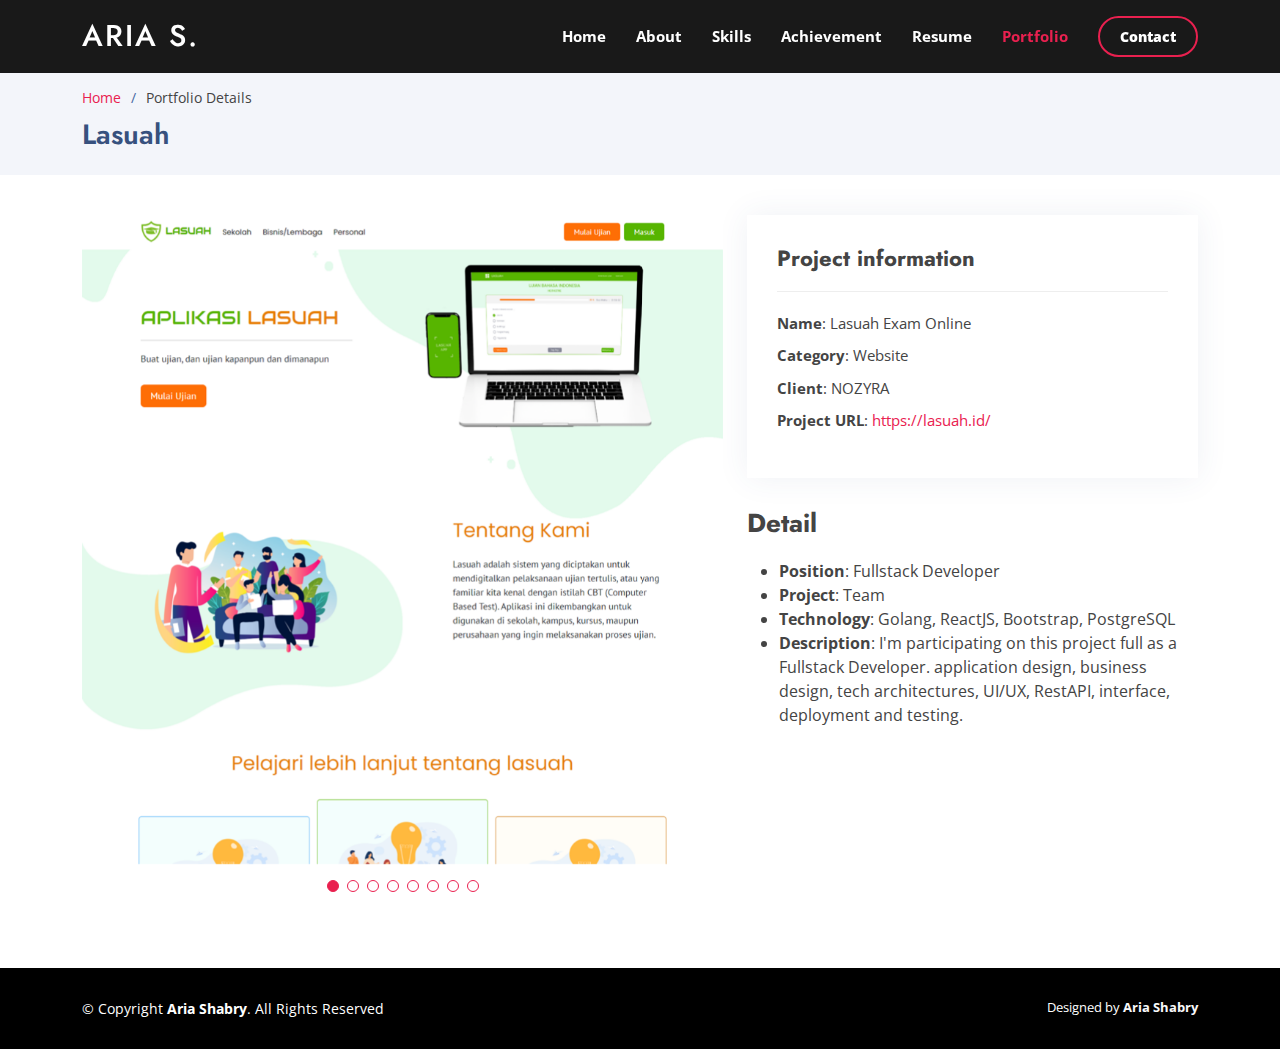
<file: portfolio-details-lasuah.html>
<!DOCTYPE html>
<html lang="en">

<head>
    <meta charset="utf-8">
    <meta content="width=device-width, initial-scale=1.0" name="viewport">

    <title>Portfolio Details - Aria Shabry Portfolio</title>
    <meta
    name="Portfolio Aria Shabry"
    content="Website portfolio Aria Shabry as a Fullstack Developer"
  />
    <meta content="Website portfolio Aria Shabry as a Fullstack Developer" name="description">
    <meta content="portfolio" name="keywords">
    <meta content="aria shabry" name="keywords">
  
    <!-- Properties -->
    <meta name="viewport" content="width=device-width,initial-scale=1">
    <meta name="theme-color" content="#000000">
    <meta property="og:image" content="assets/img/img192.png">
    <meta property="og:type" content="website">
    <meta property="og:image:type" content="image/png">
    <meta property="og:image:width" content="192">
    <meta property="og:image:height" content="192">
    <meta name="Portfolio" content="Portfolio Aria Shabry">
    <meta property="og:site_name" content="Portfolio">
    <meta property="og:title" content="Portfolio Aria Shabry">
    <meta property="og:description" content="Aria Shabry as a Fullstack Developer">
  
    <!-- Favicons -->
    <link href="assets/img/favicon.png" rel="icon">
    <link href="assets/img/apple-touch-icon.png" rel="apple-touch-icon">

    <!-- Google Fonts -->
    <link
        href="https://fonts.googleapis.com/css?family=Open+Sans:300,300i,400,400i,600,600i,700,700i|Jost:300,300i,400,400i,500,500i,600,600i,700,700i|Poppins:300,300i,400,400i,500,500i,600,600i,700,700i"
        rel="stylesheet">

    <!-- Vendor CSS Files -->
    <link href="assets/vendor/aos/aos.css" rel="stylesheet">
    <link href="assets/vendor/bootstrap/css/bootstrap.min.css" rel="stylesheet">
    <link href="assets/vendor/bootstrap-icons/bootstrap-icons.css" rel="stylesheet">
    <link href="assets/vendor/boxicons/css/boxicons.min.css" rel="stylesheet">
    <link href="assets/vendor/glightbox/css/glightbox.min.css" rel="stylesheet">
    <link href="assets/vendor/remixicon/remixicon.css" rel="stylesheet">
    <link href="assets/vendor/swiper/swiper-bundle.min.css" rel="stylesheet">

    <!-- Template Main CSS File -->
    <link href="assets/css/style.css" rel="stylesheet">

    <!-- =======================================================
  * Template Name: Arsha
  * Updated: May 30 2023 with Bootstrap v5.3.0
  * Template URL: https://bootstrapmade.com/arsha-free-bootstrap-html-template-corporate/
  * Author: BootstrapMade.com
  * License: https://bootstrapmade.com/license/
  ======================================================== -->
</head>

<body>

    <!-- ======= Header ======= -->
    <header id="header" class="fixed-top header-inner-pages">
        <div class="container d-flex align-items-center">
            <h1 class="logo me-auto"><a href="index.html">Aria S.</a></h1>
            <!-- Uncomment below if you prefer to use an image logo -->
            <!-- <a href="index.html" class="logo me-auto"><img src="assets/img/logo.png" alt="" class="img-fluid"></a>-->

            <nav id="navbar" class="navbar">
                <ul>
                    <li><a class="nav-link scrollto" href="index.html#hero">Home</a></li>
                    <li><a class="nav-link scrollto" href="index.html#about">About</a></li>
                    <li><a class="nav-link scrollto" href="index.html#skills">Skills</a></li>
                    <li><a class="nav-link scrollto" href="index.html#achievement">Achievement</A></li>
                    <li><a class="nav-link scrollto" href="index.html#resume">Resume</a></li>
                    <li><a class="nav-link   active scrollto" href="index.html#portfolio">Portfolio</a></li>
                    <li><a class="getstarted scrollto" href="index.html#contact">Contact</a></li>
                </ul>
                <i class="bi bi-list mobile-nav-toggle"></i>
            </nav><!-- .navbar -->

        </div>
    </header><!-- End Header -->

    <main id="main">

        <!-- ======= Breadcrumbs ======= -->
        <section id="breadcrumbs" class="breadcrumbs">
            <div class="container">

                <ol>
                    <li><a href="index.html">Home</a></li>
                    <li>Portfolio Details</li>
                </ol>
                <h2>Lasuah</h2>

            </div>
        </section><!-- End Breadcrumbs -->

        <!-- ======= Portfolio Details Section ======= -->
        <section id="portfolio-details" class="portfolio-details">
            <div class="container">

                <div class="row gy-4">

                    <div class="col-lg-7">
                        <div class="portfolio-details-slider swiper">
                            <div class="swiper-wrapper align-items-center">

                                <div class="swiper-slide">
                                    <img src="assets/img/portfolio/portfolio-3-1.png" alt="">
                                </div>

                                <div class="swiper-slide">
                                    <img src="assets/img/portfolio/portfolio-3-1-2.png" alt="">
                                </div>

                                <div class="swiper-slide">
                                    <img src="assets/img/portfolio/portfolio-3-1-3.png" alt="">
                                </div>

                                <div class="swiper-slide">
                                    <img src="assets/img/portfolio/portfolio-3-1-4.png" alt="">
                                </div>

                                <div class="swiper-slide">
                                    <img src="assets/img/portfolio/portfolio-3-2-1.png" alt="">
                                </div>

                                <div class="swiper-slide">
                                    <img src="assets/img/portfolio/portfolio-3-2-2.png" alt="">
                                </div>

                                <div class="swiper-slide">
                                    <img src="assets/img/portfolio/portfolio-3-3.png" alt="">
                                </div>

                                <div class="swiper-slide">
                                    <img src="assets/img/portfolio/portfolio-3-4.png" alt="">
                                </div>


                            </div>
                            <div class="swiper-pagination"></div>
                        </div>
                    </div>

                    <div class="col-lg-5">
                        <div class="portfolio-info">
                            <h3>Project information</h3>
                            <ul>
                                <li><strong>Name</strong>: Lasuah Exam Online</li>
                                <li><strong>Category</strong>: Website</li>
                                <li><strong>Client</strong>: NOZYRA</li>
                                <li><strong>Project URL</strong>: <a href="https://lasuah.id/"
                                        target="_blank">https://lasuah.id/</a>
                                </li>
                            </ul>
                        </div>
                        <div class="portfolio-description">
                            <h2>Detail</h2>
                            <ul>
                                <li><strong>Position</strong>: Fullstack Developer</li>
                                <li><strong>Project</strong>: Team</li>
                                <li><strong>Technology</strong>: Golang, ReactJS, Bootstrap, PostgreSQL</li>
                                <li><strong>Description</strong>: I'm participating on this project full as a Fullstack
                                    Developer. application design, business design, tech architectures, UI/UX, RestAPI,
                                    interface, deployment and testing. </li>
                            </ul>
                        </div>
                    </div>

                </div>

            </div>
        </section><!-- End Portfolio Details Section -->

    </main><!-- End #main -->

    <!-- ======= Footer ======= -->
    <footer id="footer">

        <div class="container footer-bottom clearfix">
            <div class="copyright">
                &copy; Copyright <strong><span>Aria Shabry</span></strong>. All Rights Reserved
            </div>
            <div class="credits">
                Designed by <a href="https://www.instagram.com/ariashabry/" target="_blank" class="text-light"><b>Aria
                        Shabry</b></a>
            </div>
        </div>
    </footer><!-- End Footer -->

    <div id="preloader"></div>
    <a href="#" class="back-to-top d-flex align-items-center justify-content-center"><i
            class="bi bi-arrow-up-short"></i></a>

    <!-- Vendor JS Files -->
    <script src="assets/vendor/aos/aos.js"></script>
    <script src="assets/vendor/bootstrap/js/bootstrap.bundle.min.js"></script>
    <script src="assets/vendor/glightbox/js/glightbox.min.js"></script>
    <script src="assets/vendor/isotope-layout/isotope.pkgd.min.js"></script>
    <script src="assets/vendor/swiper/swiper-bundle.min.js"></script>
    <script src="assets/vendor/waypoints/noframework.waypoints.js"></script>
    <script src="assets/vendor/php-email-form/validate.js"></script>

    <!-- Template Main JS File -->
    <script src="assets/js/main.js"></script>

</body>

</html>
</file>
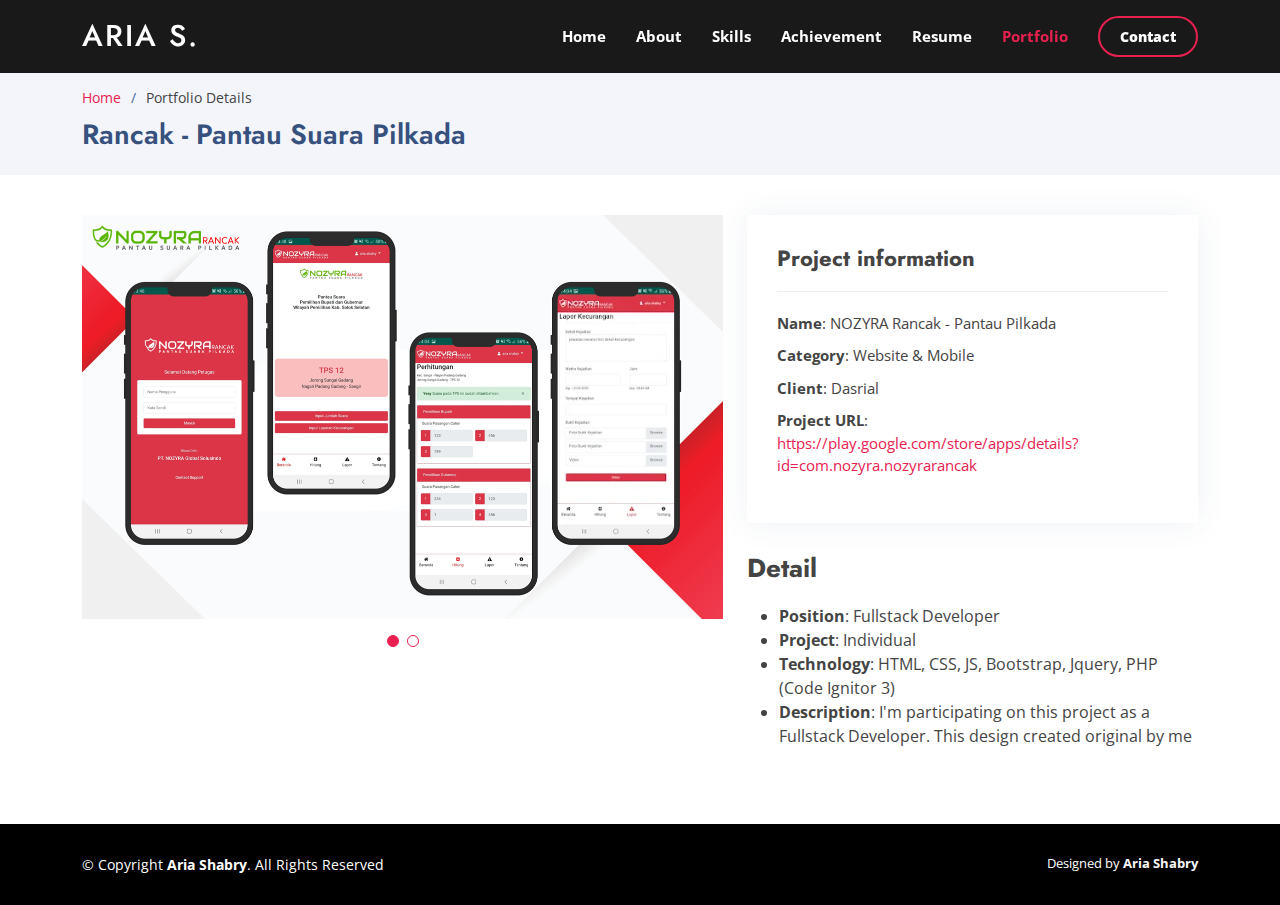
<file: portfolio-details-rancak.html>
<!DOCTYPE html>
<html lang="en">

<head>
  <meta charset="utf-8">
  <meta content="width=device-width, initial-scale=1.0" name="viewport">

  <title>Portfolio Details - Aria Shabry Portfolio</title>
  <meta
  name="Portfolio Aria Shabry"
  content="Website portfolio Aria Shabry as a Fullstack Developer"
/>
  <meta content="Website portfolio Aria Shabry as a Fullstack Developer" name="description">
  <meta content="portfolio" name="keywords">
  <meta content="aria shabry" name="keywords">

  <!-- Properties -->
  <meta name="viewport" content="width=device-width,initial-scale=1">
  <meta name="theme-color" content="#000000">
  <meta property="og:image" content="assets/img/img192.png">
  <meta property="og:type" content="website">
  <meta property="og:image:type" content="image/png">
  <meta property="og:image:width" content="192">
  <meta property="og:image:height" content="192">
  <meta name="Portfolio" content="Portfolio Aria Shabry">
  <meta property="og:site_name" content="Portfolio">
  <meta property="og:title" content="Portfolio Aria Shabry">
  <meta property="og:description" content="Aria Shabry as a Fullstack Developer">

  <!-- Favicons -->
  <link href="assets/img/favicon.png" rel="icon">
  <link href="assets/img/apple-touch-icon.png" rel="apple-touch-icon">

  <!-- Google Fonts -->
  <link
    href="https://fonts.googleapis.com/css?family=Open+Sans:300,300i,400,400i,600,600i,700,700i|Jost:300,300i,400,400i,500,500i,600,600i,700,700i|Poppins:300,300i,400,400i,500,500i,600,600i,700,700i"
    rel="stylesheet">

  <!-- Vendor CSS Files -->
  <link href="assets/vendor/aos/aos.css" rel="stylesheet">
  <link href="assets/vendor/bootstrap/css/bootstrap.min.css" rel="stylesheet">
  <link href="assets/vendor/bootstrap-icons/bootstrap-icons.css" rel="stylesheet">
  <link href="assets/vendor/boxicons/css/boxicons.min.css" rel="stylesheet">
  <link href="assets/vendor/glightbox/css/glightbox.min.css" rel="stylesheet">
  <link href="assets/vendor/remixicon/remixicon.css" rel="stylesheet">
  <link href="assets/vendor/swiper/swiper-bundle.min.css" rel="stylesheet">

  <!-- Template Main CSS File -->
  <link href="assets/css/style.css" rel="stylesheet">

  <!-- =======================================================
  * Template Name: Arsha
  * Updated: May 30 2023 with Bootstrap v5.3.0
  * Template URL: https://bootstrapmade.com/arsha-free-bootstrap-html-template-corporate/
  * Author: BootstrapMade.com
  * License: https://bootstrapmade.com/license/
  ======================================================== -->
</head>

<body>

  <!-- ======= Header ======= -->
  <header id="header" class="fixed-top header-inner-pages">
    <div class="container d-flex align-items-center">
      <h1 class="logo me-auto"><a href="index.html">Aria S.</a></h1>
      <!-- Uncomment below if you prefer to use an image logo -->
      <!-- <a href="index.html" class="logo me-auto"><img src="assets/img/logo.png" alt="" class="img-fluid"></a>-->

      <nav id="navbar" class="navbar">
        <ul>
          <li><a class="nav-link scrollto" href="index.html#hero">Home</a></li>
          <li><a class="nav-link scrollto" href="index.html#about">About</a></li>
          <li><a class="nav-link scrollto" href="index.html#skills">Skills</a></li>
          <li><a class="nav-link scrollto" href="index.html#achievement">Achievement</A></li>
          <li><a class="nav-link scrollto" href="index.html#resume">Resume</a></li>
          <li><a class="nav-link   active scrollto" href="index.html#portfolio">Portfolio</a></li>
          <li><a class="getstarted scrollto" href="index.html#contact">Contact</a></li>
        </ul>
        <i class="bi bi-list mobile-nav-toggle"></i>
      </nav><!-- .navbar -->

    </div>
  </header><!-- End Header -->

  <main id="main">

    <!-- ======= Breadcrumbs ======= -->
    <section id="breadcrumbs" class="breadcrumbs">
      <div class="container">

        <ol>
          <li><a href="index.html">Home</a></li>
          <li>Portfolio Details</li>
        </ol>
        <h2>Rancak - Pantau Suara Pilkada</h2>

      </div>
    </section><!-- End Breadcrumbs -->

    <!-- ======= Portfolio Details Section ======= -->
    <section id="portfolio-details" class="portfolio-details">
      <div class="container">

        <div class="row gy-4">

          <div class="col-lg-7">
            <div class="portfolio-details-slider swiper">
              <div class="swiper-wrapper align-items-center">

                <div class="swiper-slide">
                    <img src="assets/img/portfolio/portfolio-5.png" alt="">
                </div>
                <div class="swiper-slide">
                    <img src="assets/img/portfolio/portfolio-5-2.png" alt="">
                </div>

              </div>
              <div class="swiper-pagination"></div>
            </div>
          </div>

          <div class="col-lg-5">
            <div class="portfolio-info">
              <h3>Project information</h3>
              <ul>
                <li><strong>Name</strong>: NOZYRA Rancak - Pantau Pilkada</li>
                <li><strong>Category</strong>: Website & Mobile</li>
                <li><strong>Client</strong>: Dasrial</li>
                <li><strong>Project URL</strong>: <a href="https://play.google.com/store/apps/details?id=com.nozyra.nozyrarancak" target="_blank">https://play.google.com/store/apps/details?id=com.nozyra.nozyrarancak</a>
                </li>
              </ul>
            </div>
            <div class="portfolio-description">
              <h2>Detail</h2>
              <ul>
                <li><strong>Position</strong>: Fullstack Developer</li>
                <li><strong>Project</strong>: Individual</li>
                <li><strong>Technology</strong>: HTML, CSS, JS, Bootstrap, Jquery, PHP (Code Ignitor 3)</li>
                <li><strong>Description</strong>: I'm participating on this project as a Fullstack Developer. This design created original by me</li>
              </ul>
            </div>
          </div>

        </div>

      </div>
    </section><!-- End Portfolio Details Section -->

  </main><!-- End #main -->

  <!-- ======= Footer ======= -->
  <footer id="footer">

    <div class="container footer-bottom clearfix">
      <div class="copyright">
        &copy; Copyright <strong><span>Aria Shabry</span></strong>. All Rights Reserved
      </div>
      <div class="credits">
        Designed by <a href="https://www.instagram.com/ariashabry/" target="_blank" class="text-light"><b>Aria
            Shabry</b></a>
      </div>
    </div>
  </footer><!-- End Footer -->

  <div id="preloader"></div>
  <a href="#" class="back-to-top d-flex align-items-center justify-content-center"><i
      class="bi bi-arrow-up-short"></i></a>

  <!-- Vendor JS Files -->
  <script src="assets/vendor/aos/aos.js"></script>
  <script src="assets/vendor/bootstrap/js/bootstrap.bundle.min.js"></script>
  <script src="assets/vendor/glightbox/js/glightbox.min.js"></script>
  <script src="assets/vendor/isotope-layout/isotope.pkgd.min.js"></script>
  <script src="assets/vendor/swiper/swiper-bundle.min.js"></script>
  <script src="assets/vendor/waypoints/noframework.waypoints.js"></script>
  <script src="assets/vendor/php-email-form/validate.js"></script>

  <!-- Template Main JS File -->
  <script src="assets/js/main.js"></script>

</body>

</html>
</file>
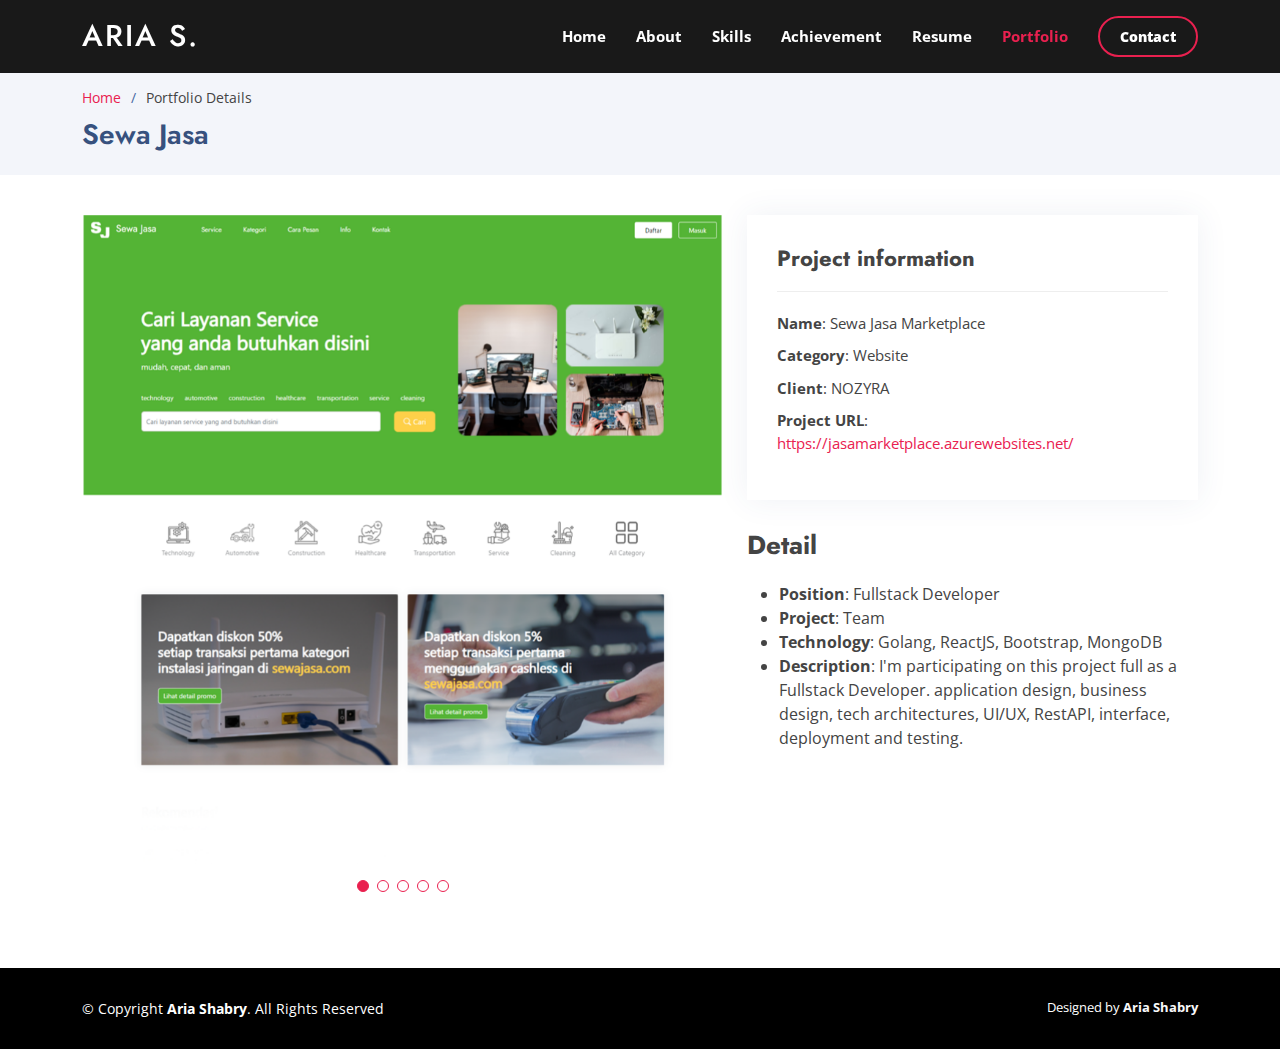
<file: portfolio-details-sewajasa.html>
<!DOCTYPE html>
<html lang="en">

<head>
    <meta charset="utf-8">
    <meta content="width=device-width, initial-scale=1.0" name="viewport">

    <title>Portfolio Details - Aria Shabry Portfolio</title>
    <meta
    name="Portfolio Aria Shabry"
    content="Website portfolio Aria Shabry as a Fullstack Developer"
  />
    <meta content="Website portfolio Aria Shabry as a Fullstack Developer" name="description">
    <meta content="portfolio" name="keywords">
    <meta content="aria shabry" name="keywords">
  
    <!-- Properties -->
    <meta name="viewport" content="width=device-width,initial-scale=1">
    <meta name="theme-color" content="#000000">
    <meta property="og:image" content="assets/img/img192.png">
    <meta property="og:type" content="website">
    <meta property="og:image:type" content="image/png">
    <meta property="og:image:width" content="192">
    <meta property="og:image:height" content="192">
    <meta name="Portfolio" content="Portfolio Aria Shabry">
    <meta property="og:site_name" content="Portfolio">
    <meta property="og:title" content="Portfolio Aria Shabry">
    <meta property="og:description" content="Aria Shabry as a Fullstack Developer">
  
    <!-- Favicons -->
    <link href="assets/img/favicon.png" rel="icon">
    <link href="assets/img/apple-touch-icon.png" rel="apple-touch-icon">

    <!-- Google Fonts -->
    <link
        href="https://fonts.googleapis.com/css?family=Open+Sans:300,300i,400,400i,600,600i,700,700i|Jost:300,300i,400,400i,500,500i,600,600i,700,700i|Poppins:300,300i,400,400i,500,500i,600,600i,700,700i"
        rel="stylesheet">

    <!-- Vendor CSS Files -->
    <link href="assets/vendor/aos/aos.css" rel="stylesheet">
    <link href="assets/vendor/bootstrap/css/bootstrap.min.css" rel="stylesheet">
    <link href="assets/vendor/bootstrap-icons/bootstrap-icons.css" rel="stylesheet">
    <link href="assets/vendor/boxicons/css/boxicons.min.css" rel="stylesheet">
    <link href="assets/vendor/glightbox/css/glightbox.min.css" rel="stylesheet">
    <link href="assets/vendor/remixicon/remixicon.css" rel="stylesheet">
    <link href="assets/vendor/swiper/swiper-bundle.min.css" rel="stylesheet">

    <!-- Template Main CSS File -->
    <link href="assets/css/style.css" rel="stylesheet">

    <!-- =======================================================
  * Template Name: Arsha
  * Updated: May 30 2023 with Bootstrap v5.3.0
  * Template URL: https://bootstrapmade.com/arsha-free-bootstrap-html-template-corporate/
  * Author: BootstrapMade.com
  * License: https://bootstrapmade.com/license/
  ======================================================== -->
</head>

<body>

    <!-- ======= Header ======= -->
    <header id="header" class="fixed-top header-inner-pages">
        <div class="container d-flex align-items-center">
            <h1 class="logo me-auto"><a href="index.html">Aria S.</a></h1>
            <!-- Uncomment below if you prefer to use an image logo -->
            <!-- <a href="index.html" class="logo me-auto"><img src="assets/img/logo.png" alt="" class="img-fluid"></a>-->

            <nav id="navbar" class="navbar">
                <ul>
                    <li><a class="nav-link scrollto" href="index.html#hero">Home</a></li>
                    <li><a class="nav-link scrollto" href="index.html#about">About</a></li>
                    <li><a class="nav-link scrollto" href="index.html#skills">Skills</a></li>
                    <li><a class="nav-link scrollto" href="index.html#achievement">Achievement</A></li>
                    <li><a class="nav-link scrollto" href="index.html#resume">Resume</a></li>
                    <li><a class="nav-link   active scrollto" href="index.html#portfolio">Portfolio</a></li>
                    <li><a class="getstarted scrollto" href="index.html#contact">Contact</a></li>
                </ul>
                <i class="bi bi-list mobile-nav-toggle"></i>
            </nav><!-- .navbar -->

        </div>
    </header><!-- End Header -->

    <main id="main">

        <!-- ======= Breadcrumbs ======= -->
        <section id="breadcrumbs" class="breadcrumbs">
            <div class="container">

                <ol>
                    <li><a href="index.html">Home</a></li>
                    <li>Portfolio Details</li>
                </ol>
                <h2>Sewa Jasa</h2>

            </div>
        </section><!-- End Breadcrumbs -->

        <!-- ======= Portfolio Details Section ======= -->
        <section id="portfolio-details" class="portfolio-details">
            <div class="container">

                <div class="row gy-4">

                    <div class="col-lg-7">
                        <div class="portfolio-details-slider swiper">
                            <div class="swiper-wrapper align-items-center">

                                <div class="swiper-slide">
                                    <img src="assets/img/portfolio/portfolio-2-1.png" alt="">
                                </div>

                                <div class="swiper-slide">
                                    <img src="assets/img/portfolio/portfolio-2-2.png" alt="">
                                </div>

                                <div class="swiper-slide">
                                    <img src="assets/img/portfolio/portfolio-2-3.png" alt="">
                                </div>

                                <div class="swiper-slide">
                                    <img src="assets/img/portfolio/portfolio-2-4.png" alt="">
                                </div>

                                <div class="swiper-slide">
                                    <img src="assets/img/portfolio/portfolio-2-5.png" alt="">
                                </div>

                            </div>
                            <div class="swiper-pagination"></div>
                        </div>
                    </div>

                    <div class="col-lg-5">
                        <div class="portfolio-info">
                            <h3>Project information</h3>
                            <ul>
                                <li><strong>Name</strong>: Sewa Jasa Marketplace</li>
                                <li><strong>Category</strong>: Website</li>
                                <li><strong>Client</strong>: NOZYRA</li>
                                <li><strong>Project URL</strong>: <a href="https://jasamarketplace.azurewebsites.net/"
                                        target="_blank">https://jasamarketplace.azurewebsites.net/</a>
                                </li>
                            </ul>
                        </div>
                        <div class="portfolio-description">
                            <h2>Detail</h2>
                            <ul>
                                <li><strong>Position</strong>: Fullstack Developer</li>
                                <li><strong>Project</strong>: Team</li>
                                <li><strong>Technology</strong>: Golang, ReactJS, Bootstrap, MongoDB</li>
                                <li><strong>Description</strong>: I'm participating on this project full as a Fullstack
                                    Developer. application design, business design, tech architectures, UI/UX, RestAPI,
                                    interface, deployment and testing. </li>
                            </ul>
                        </div>
                    </div>

                </div>

            </div>
        </section><!-- End Portfolio Details Section -->

    </main><!-- End #main -->

    <!-- ======= Footer ======= -->
    <footer id="footer">

        <div class="container footer-bottom clearfix">
            <div class="copyright">
                &copy; Copyright <strong><span>Aria Shabry</span></strong>. All Rights Reserved
            </div>
            <div class="credits">
                Designed by <a href="https://www.instagram.com/ariashabry/" target="_blank" class="text-light"><b>Aria
                        Shabry</b></a>
            </div>
        </div>
    </footer><!-- End Footer -->

    <div id="preloader"></div>
    <a href="#" class="back-to-top d-flex align-items-center justify-content-center"><i
            class="bi bi-arrow-up-short"></i></a>

    <!-- Vendor JS Files -->
    <script src="assets/vendor/aos/aos.js"></script>
    <script src="assets/vendor/bootstrap/js/bootstrap.bundle.min.js"></script>
    <script src="assets/vendor/glightbox/js/glightbox.min.js"></script>
    <script src="assets/vendor/isotope-layout/isotope.pkgd.min.js"></script>
    <script src="assets/vendor/swiper/swiper-bundle.min.js"></script>
    <script src="assets/vendor/waypoints/noframework.waypoints.js"></script>
    <script src="assets/vendor/php-email-form/validate.js"></script>

    <!-- Template Main JS File -->
    <script src="assets/js/main.js"></script>

</body>

</html>
</file>
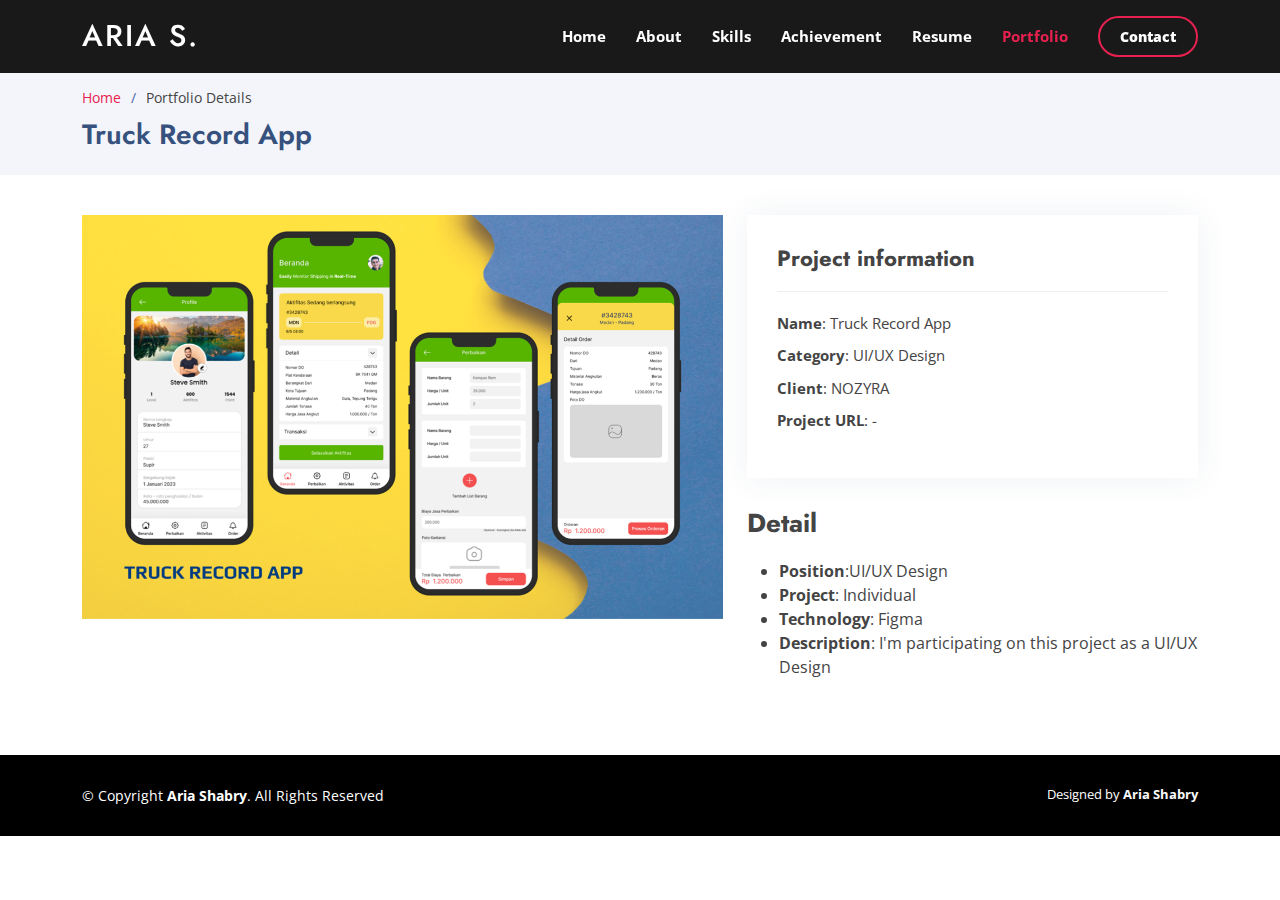
<file: portfolio-details-truck.html>
<!DOCTYPE html>
<html lang="en">

<head>
  <meta charset="utf-8">
  <meta content="width=device-width, initial-scale=1.0" name="viewport">

  <title>Portfolio Details - Aria Shabry Portfolio</title>
  <meta
  name="Portfolio Aria Shabry"
  content="Website portfolio Aria Shabry as a Fullstack Developer"
/>
  <meta content="Website portfolio Aria Shabry as a Fullstack Developer" name="description">
  <meta content="portfolio" name="keywords">
  <meta content="aria shabry" name="keywords">

  <!-- Properties -->
  <meta name="viewport" content="width=device-width,initial-scale=1">
  <meta name="theme-color" content="#000000">
  <meta property="og:image" content="assets/img/img192.png">
  <meta property="og:type" content="website">
  <meta property="og:image:type" content="image/png">
  <meta property="og:image:width" content="192">
  <meta property="og:image:height" content="192">
  <meta name="Portfolio" content="Portfolio Aria Shabry">
  <meta property="og:site_name" content="Portfolio">
  <meta property="og:title" content="Portfolio Aria Shabry">
  <meta property="og:description" content="Aria Shabry as a Fullstack Developer">

  <!-- Favicons -->
  <link href="assets/img/favicon.png" rel="icon">
  <link href="assets/img/apple-touch-icon.png" rel="apple-touch-icon">

  <!-- Google Fonts -->
  <link
    href="https://fonts.googleapis.com/css?family=Open+Sans:300,300i,400,400i,600,600i,700,700i|Jost:300,300i,400,400i,500,500i,600,600i,700,700i|Poppins:300,300i,400,400i,500,500i,600,600i,700,700i"
    rel="stylesheet">

  <!-- Vendor CSS Files -->
  <link href="assets/vendor/aos/aos.css" rel="stylesheet">
  <link href="assets/vendor/bootstrap/css/bootstrap.min.css" rel="stylesheet">
  <link href="assets/vendor/bootstrap-icons/bootstrap-icons.css" rel="stylesheet">
  <link href="assets/vendor/boxicons/css/boxicons.min.css" rel="stylesheet">
  <link href="assets/vendor/glightbox/css/glightbox.min.css" rel="stylesheet">
  <link href="assets/vendor/remixicon/remixicon.css" rel="stylesheet">
  <link href="assets/vendor/swiper/swiper-bundle.min.css" rel="stylesheet">

  <!-- Template Main CSS File -->
  <link href="assets/css/style.css" rel="stylesheet">

  <!-- =======================================================
  * Template Name: Arsha
  * Updated: May 30 2023 with Bootstrap v5.3.0
  * Template URL: https://bootstrapmade.com/arsha-free-bootstrap-html-template-corporate/
  * Author: BootstrapMade.com
  * License: https://bootstrapmade.com/license/
  ======================================================== -->
</head>

<body>

  <!-- ======= Header ======= -->
  <header id="header" class="fixed-top header-inner-pages">
    <div class="container d-flex align-items-center">
      <h1 class="logo me-auto"><a href="index.html">Aria S.</a></h1>
      <!-- Uncomment below if you prefer to use an image logo -->
      <!-- <a href="index.html" class="logo me-auto"><img src="assets/img/logo.png" alt="" class="img-fluid"></a>-->

      <nav id="navbar" class="navbar">
        <ul>
          <li><a class="nav-link scrollto" href="index.html#hero">Home</a></li>
          <li><a class="nav-link scrollto" href="index.html#about">About</a></li>
          <li><a class="nav-link scrollto" href="index.html#skills">Skills</a></li>
          <li><a class="nav-link scrollto" href="index.html#achievement">Achievement</A></li>
          <li><a class="nav-link scrollto" href="index.html#resume">Resume</a></li>
          <li><a class="nav-link   active scrollto" href="index.html#portfolio">Portfolio</a></li>
          <li><a class="getstarted scrollto" href="index.html#contact">Contact</a></li>
        </ul>
        <i class="bi bi-list mobile-nav-toggle"></i>
      </nav><!-- .navbar -->

    </div>
  </header><!-- End Header -->

  <main id="main">

    <!-- ======= Breadcrumbs ======= -->
    <section id="breadcrumbs" class="breadcrumbs">
      <div class="container">

        <ol>
          <li><a href="index.html">Home</a></li>
          <li>Portfolio Details</li>
        </ol>
        <h2>Truck Record App</h2>

      </div>
    </section><!-- End Breadcrumbs -->

    <!-- ======= Portfolio Details Section ======= -->
    <section id="portfolio-details" class="portfolio-details">
      <div class="container">

        <div class="row gy-4">

          <div class="col-lg-7">
            <div class="portfolio-details-slider swiper">
              <div class="swiper-wrapper align-items-center">

                <div class="swiper-slide">
                  <img src="assets/img/portfolio/Thumbnail.png" alt="">
                </div>

              </div>
              <div class="swiper-pagination"></div>
            </div>
          </div>

          <div class="col-lg-5">
            <div class="portfolio-info">
              <h3>Project information</h3>
              <ul>
                <li><strong>Name</strong>: Truck Record App</li>
                <li><strong>Category</strong>: UI/UX Design</li>
                <li><strong>Client</strong>: NOZYRA</li>
                <li><strong>Project URL</strong>: -
                </li>
              </ul>
            </div>
            <div class="portfolio-description">
              <h2>Detail</h2>
              <ul>
                <li><strong>Position</strong>:UI/UX Design</li>
                <li><strong>Project</strong>: Individual</li>
                <li><strong>Technology</strong>: Figma</li>
                <li><strong>Description</strong>: I'm participating on this project as a UI/UX Design</li>
              </ul>
            </div>
          </div>

        </div>

      </div>
    </section><!-- End Portfolio Details Section -->

  </main><!-- End #main -->

  <!-- ======= Footer ======= -->
  <footer id="footer">

    <div class="container footer-bottom clearfix">
      <div class="copyright">
        &copy; Copyright <strong><span>Aria Shabry</span></strong>. All Rights Reserved
      </div>
      <div class="credits">
        Designed by <a href="https://www.instagram.com/ariashabry/" target="_blank" class="text-light"><b>Aria
            Shabry</b></a>
      </div>
    </div>
  </footer><!-- End Footer -->

  <div id="preloader"></div>
  <a href="#" class="back-to-top d-flex align-items-center justify-content-center"><i
      class="bi bi-arrow-up-short"></i></a>

  <!-- Vendor JS Files -->
  <script src="assets/vendor/aos/aos.js"></script>
  <script src="assets/vendor/bootstrap/js/bootstrap.bundle.min.js"></script>
  <script src="assets/vendor/glightbox/js/glightbox.min.js"></script>
  <script src="assets/vendor/isotope-layout/isotope.pkgd.min.js"></script>
  <script src="assets/vendor/swiper/swiper-bundle.min.js"></script>
  <script src="assets/vendor/waypoints/noframework.waypoints.js"></script>
  <script src="assets/vendor/php-email-form/validate.js"></script>

  <!-- Template Main JS File -->
  <script src="assets/js/main.js"></script>

</body>

</html>
</file>
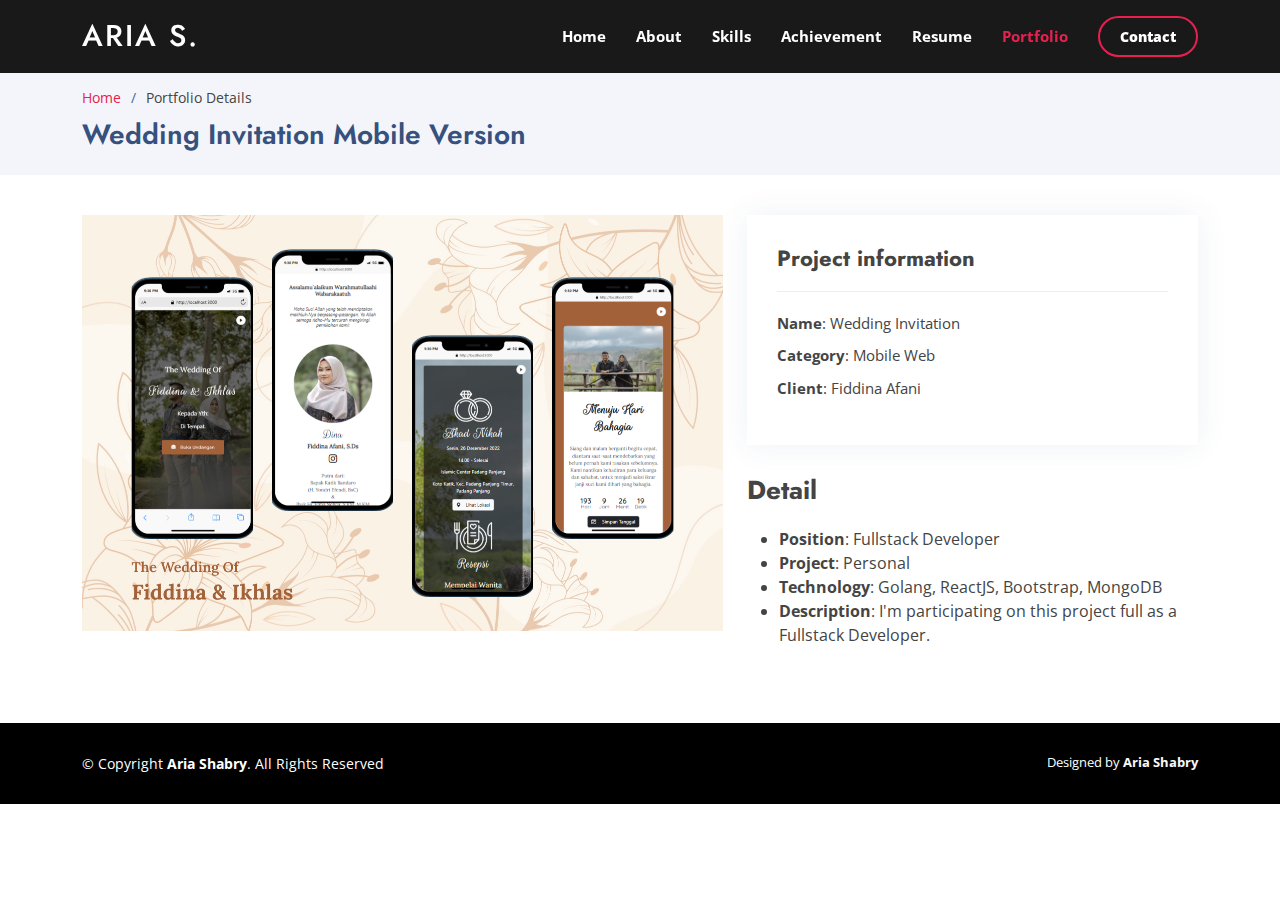
<file: portfolio-details-wedding-mobile.html>
<!DOCTYPE html>
<html lang="en">

<head>
    <meta charset="utf-8">
    <meta content="width=device-width, initial-scale=1.0" name="viewport">

    <title>Portfolio Details - Aria Shabry Portfolio</title>
    <meta
    name="Portfolio Aria Shabry"
    content="Website portfolio Aria Shabry as a Fullstack Developer"
  />
    <meta content="Website portfolio Aria Shabry as a Fullstack Developer" name="description">
    <meta content="portfolio" name="keywords">
    <meta content="aria shabry" name="keywords">
  
    <!-- Properties -->
    <meta name="viewport" content="width=device-width,initial-scale=1">
    <meta name="theme-color" content="#000000">
    <meta property="og:image" content="assets/img/img192.png">
    <meta property="og:type" content="website">
    <meta property="og:image:type" content="image/png">
    <meta property="og:image:width" content="192">
    <meta property="og:image:height" content="192">
    <meta name="Portfolio" content="Portfolio Aria Shabry">
    <meta property="og:site_name" content="Portfolio">
    <meta property="og:title" content="Portfolio Aria Shabry">
    <meta property="og:description" content="Aria Shabry as a Fullstack Developer">
  
    <!-- Favicons -->
    <link href="assets/img/favicon.png" rel="icon">
    <link href="assets/img/apple-touch-icon.png" rel="apple-touch-icon">

    <!-- Google Fonts -->
    <link
        href="https://fonts.googleapis.com/css?family=Open+Sans:300,300i,400,400i,600,600i,700,700i|Jost:300,300i,400,400i,500,500i,600,600i,700,700i|Poppins:300,300i,400,400i,500,500i,600,600i,700,700i"
        rel="stylesheet">

    <!-- Vendor CSS Files -->
    <link href="assets/vendor/aos/aos.css" rel="stylesheet">
    <link href="assets/vendor/bootstrap/css/bootstrap.min.css" rel="stylesheet">
    <link href="assets/vendor/bootstrap-icons/bootstrap-icons.css" rel="stylesheet">
    <link href="assets/vendor/boxicons/css/boxicons.min.css" rel="stylesheet">
    <link href="assets/vendor/glightbox/css/glightbox.min.css" rel="stylesheet">
    <link href="assets/vendor/remixicon/remixicon.css" rel="stylesheet">
    <link href="assets/vendor/swiper/swiper-bundle.min.css" rel="stylesheet">

    <!-- Template Main CSS File -->
    <link href="assets/css/style.css" rel="stylesheet">

    <!-- =======================================================
  * Template Name: Arsha
  * Updated: May 30 2023 with Bootstrap v5.3.0
  * Template URL: https://bootstrapmade.com/arsha-free-bootstrap-html-template-corporate/
  * Author: BootstrapMade.com
  * License: https://bootstrapmade.com/license/
  ======================================================== -->
</head>

<body>

    <!-- ======= Header ======= -->
    <header id="header" class="fixed-top header-inner-pages">
        <div class="container d-flex align-items-center">
            <h1 class="logo me-auto"><a href="index.html">Aria S.</a></h1>
            <!-- Uncomment below if you prefer to use an image logo -->
            <!-- <a href="index.html" class="logo me-auto"><img src="assets/img/logo.png" alt="" class="img-fluid"></a>-->

            <nav id="navbar" class="navbar">
                <ul>
                    <li><a class="nav-link scrollto" href="index.html#hero">Home</a></li>
                    <li><a class="nav-link scrollto" href="index.html#about">About</a></li>
                    <li><a class="nav-link scrollto" href="index.html#skills">Skills</a></li>
                    <li><a class="nav-link scrollto" href="index.html#achievement">Achievement</A></li>
                    <li><a class="nav-link scrollto" href="index.html#resume">Resume</a></li>
                    <li><a class="nav-link   active scrollto" href="index.html#portfolio">Portfolio</a></li>
                    <li><a class="getstarted scrollto" href="index.html#contact">Contact</a></li>
                </ul>
                <i class="bi bi-list mobile-nav-toggle"></i>
            </nav><!-- .navbar -->

        </div>
    </header><!-- End Header -->

    <main id="main">

        <!-- ======= Breadcrumbs ======= -->
        <section id="breadcrumbs" class="breadcrumbs">
            <div class="container">

                <ol>
                    <li><a href="index.html">Home</a></li>
                    <li>Portfolio Details</li>
                </ol>
                <h2>Wedding Invitation Mobile Version</h2>

            </div>
        </section><!-- End Breadcrumbs -->

        <!-- ======= Portfolio Details Section ======= -->
        <section id="portfolio-details" class="portfolio-details">
            <div class="container">

                <div class="row gy-4">

                    <div class="col-lg-7">
                        <div class="portfolio-details-slider swiper">
                            <div class="swiper-wrapper align-items-center">

                                <div class="swiper-slide">
                                    <img src="assets/img/portfolio/portfolio-6.png" alt="">
                                </div>


                            </div>
                            <div class="swiper-pagination"></div>
                        </div>
                    </div>

                    <div class="col-lg-5">
                        <div class="portfolio-info">
                            <h3>Project information</h3>
                            <ul>
                                <li><strong>Name</strong>: Wedding Invitation</li>
                                <li><strong>Category</strong>: Mobile Web</li>
                                <li><strong>Client</strong>: Fiddina Afani</li>
                                <!-- <li><strong>Project URL</strong>: <a href="https://wedding-ravi-riri.azurewebsites.net/"
                                        target="_blank">https://wedding-ravi-riri.azurewebsites.net/</a>
                                </li> -->
                            </ul>
                        </div>
                        <div class="portfolio-description">
                            <h2>Detail</h2>
                            <ul>
                                <li><strong>Position</strong>: Fullstack Developer</li>
                                <li><strong>Project</strong>: Personal</li>
                                <li><strong>Technology</strong>: Golang, ReactJS, Bootstrap, MongoDB</li>
                                <li><strong>Description</strong>: I'm participating on this project full as a Fullstack
                                    Developer.</li>
                            </ul>
                        </div>
                    </div>

                </div>

            </div>
        </section><!-- End Portfolio Details Section -->

    </main><!-- End #main -->

    <!-- ======= Footer ======= -->
    <footer id="footer">

        <div class="container footer-bottom clearfix">
            <div class="copyright">
                &copy; Copyright <strong><span>Aria Shabry</span></strong>. All Rights Reserved
            </div>
            <div class="credits">
                Designed by <a href="https://www.instagram.com/ariashabry/" target="_blank" class="text-light"><b>Aria
                        Shabry</b></a>
            </div>
        </div>
    </footer><!-- End Footer -->

    <div id="preloader"></div>
    <a href="#" class="back-to-top d-flex align-items-center justify-content-center"><i
            class="bi bi-arrow-up-short"></i></a>

    <!-- Vendor JS Files -->
    <script src="assets/vendor/aos/aos.js"></script>
    <script src="assets/vendor/bootstrap/js/bootstrap.bundle.min.js"></script>
    <script src="assets/vendor/glightbox/js/glightbox.min.js"></script>
    <script src="assets/vendor/isotope-layout/isotope.pkgd.min.js"></script>
    <script src="assets/vendor/swiper/swiper-bundle.min.js"></script>
    <script src="assets/vendor/waypoints/noframework.waypoints.js"></script>
    <script src="assets/vendor/php-email-form/validate.js"></script>

    <!-- Template Main JS File -->
    <script src="assets/js/main.js"></script>

</body>

</html>
</file>
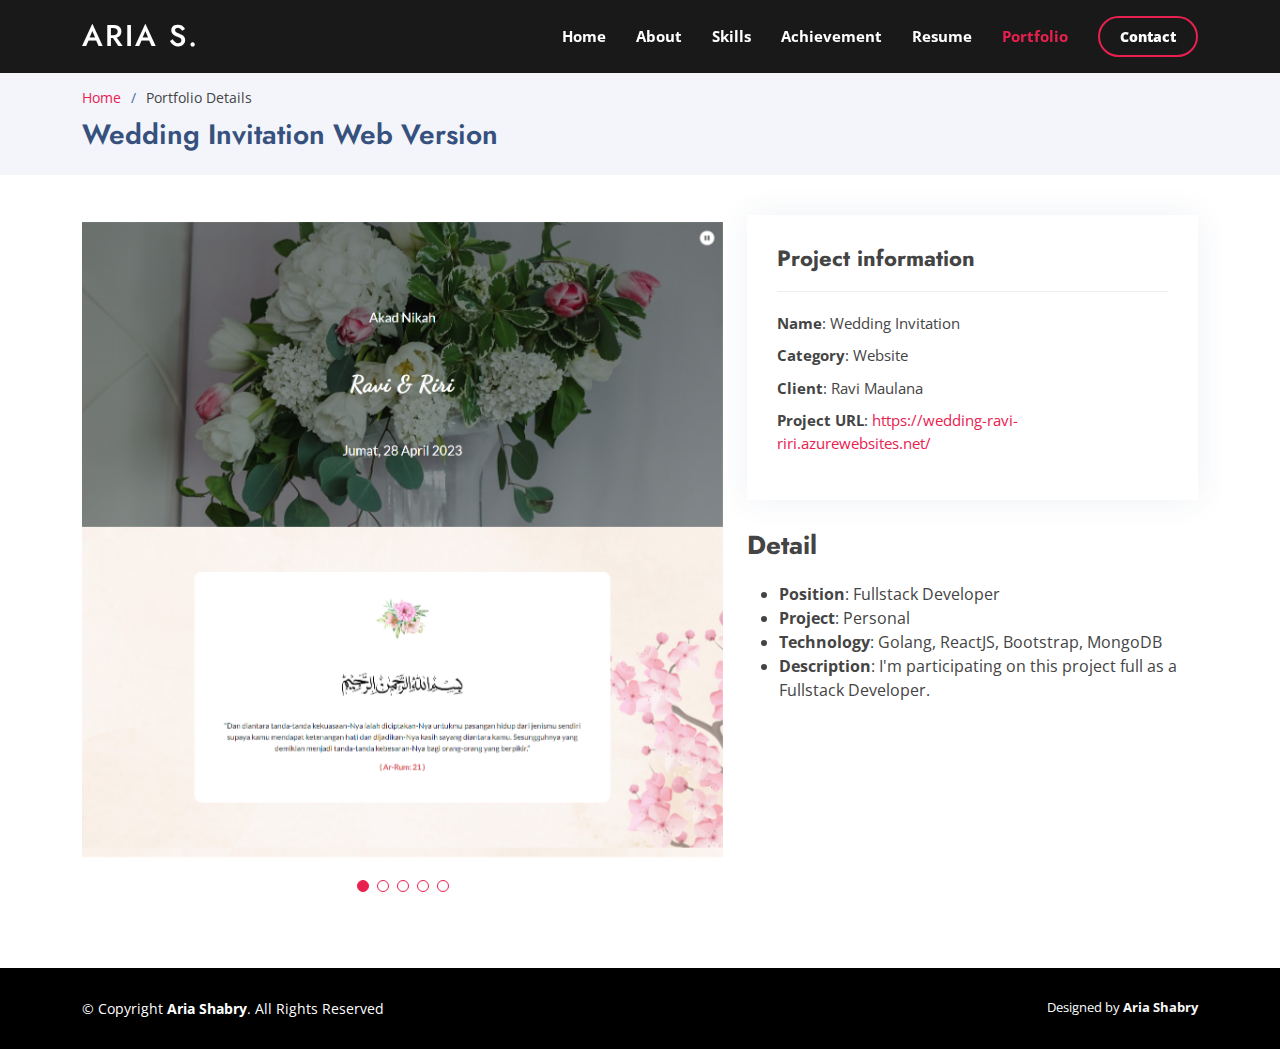
<file: portfolio-details-wedding.html>
<!DOCTYPE html>
<html lang="en">

<head>
    <meta charset="utf-8">
    <meta content="width=device-width, initial-scale=1.0" name="viewport">

    <title>Portfolio Details - Aria Shabry Portfolio</title>
    <meta
    name="Portfolio Aria Shabry"
    content="Website portfolio Aria Shabry as a Fullstack Developer"
  />
    <meta content="Website portfolio Aria Shabry as a Fullstack Developer" name="description">
    <meta content="portfolio" name="keywords">
    <meta content="aria shabry" name="keywords">
  
    <!-- Properties -->
    <meta name="viewport" content="width=device-width,initial-scale=1">
    <meta name="theme-color" content="#000000">
    <meta property="og:image" content="assets/img/img192.png">
    <meta property="og:type" content="website">
    <meta property="og:image:type" content="image/png">
    <meta property="og:image:width" content="192">
    <meta property="og:image:height" content="192">
    <meta name="Portfolio" content="Portfolio Aria Shabry">
    <meta property="og:site_name" content="Portfolio">
    <meta property="og:title" content="Portfolio Aria Shabry">
    <meta property="og:description" content="Aria Shabry as a Fullstack Developer">
  
    <!-- Favicons -->
    <link href="assets/img/favicon.png" rel="icon">
    <link href="assets/img/apple-touch-icon.png" rel="apple-touch-icon">

    <!-- Google Fonts -->
    <link
        href="https://fonts.googleapis.com/css?family=Open+Sans:300,300i,400,400i,600,600i,700,700i|Jost:300,300i,400,400i,500,500i,600,600i,700,700i|Poppins:300,300i,400,400i,500,500i,600,600i,700,700i"
        rel="stylesheet">

    <!-- Vendor CSS Files -->
    <link href="assets/vendor/aos/aos.css" rel="stylesheet">
    <link href="assets/vendor/bootstrap/css/bootstrap.min.css" rel="stylesheet">
    <link href="assets/vendor/bootstrap-icons/bootstrap-icons.css" rel="stylesheet">
    <link href="assets/vendor/boxicons/css/boxicons.min.css" rel="stylesheet">
    <link href="assets/vendor/glightbox/css/glightbox.min.css" rel="stylesheet">
    <link href="assets/vendor/remixicon/remixicon.css" rel="stylesheet">
    <link href="assets/vendor/swiper/swiper-bundle.min.css" rel="stylesheet">

    <!-- Template Main CSS File -->
    <link href="assets/css/style.css" rel="stylesheet">

    <!-- =======================================================
  * Template Name: Arsha
  * Updated: May 30 2023 with Bootstrap v5.3.0
  * Template URL: https://bootstrapmade.com/arsha-free-bootstrap-html-template-corporate/
  * Author: BootstrapMade.com
  * License: https://bootstrapmade.com/license/
  ======================================================== -->
</head>

<body>

    <!-- ======= Header ======= -->
    <header id="header" class="fixed-top header-inner-pages">
        <div class="container d-flex align-items-center">
            <h1 class="logo me-auto"><a href="index.html">Aria S.</a></h1>
            <!-- Uncomment below if you prefer to use an image logo -->
            <!-- <a href="index.html" class="logo me-auto"><img src="assets/img/logo.png" alt="" class="img-fluid"></a>-->

            <nav id="navbar" class="navbar">
                <ul>
                    <li><a class="nav-link scrollto" href="index.html#hero">Home</a></li>
                    <li><a class="nav-link scrollto" href="index.html#about">About</a></li>
                    <li><a class="nav-link scrollto" href="index.html#skills">Skills</a></li>
                    <li><a class="nav-link scrollto" href="index.html#achievement">Achievement</A></li>
                    <li><a class="nav-link scrollto" href="index.html#resume">Resume</a></li>
                    <li><a class="nav-link   active scrollto" href="index.html#portfolio">Portfolio</a></li>
                    <li><a class="getstarted scrollto" href="index.html#contact">Contact</a></li>
                </ul>
                <i class="bi bi-list mobile-nav-toggle"></i>
            </nav><!-- .navbar -->

        </div>
    </header><!-- End Header -->

    <main id="main">

        <!-- ======= Breadcrumbs ======= -->
        <section id="breadcrumbs" class="breadcrumbs">
            <div class="container">

                <ol>
                    <li><a href="index.html">Home</a></li>
                    <li>Portfolio Details</li>
                </ol>
                <h2>Wedding Invitation Web Version</h2>

            </div>
        </section><!-- End Breadcrumbs -->

        <!-- ======= Portfolio Details Section ======= -->
        <section id="portfolio-details" class="portfolio-details">
            <div class="container">

                <div class="row gy-4">

                    <div class="col-lg-7">
                        <div class="portfolio-details-slider swiper">
                            <div class="swiper-wrapper align-items-center">

                                <div class="swiper-slide">
                                    <img src="assets/img/portfolio/portfolio-4-1.png" alt="">
                                </div>

                                <div class="swiper-slide">
                                    <img src="assets/img/portfolio/portfolio-4-2.png" alt="">
                                </div>

                                <div class="swiper-slide">
                                    <img src="assets/img/portfolio/portfolio-4-3.png" alt="">
                                </div>

                                <div class="swiper-slide">
                                    <img src="assets/img/portfolio/portfolio-4-4.png" alt="">
                                </div>

                                <div class="swiper-slide">
                                    <img src="assets/img/portfolio/portfolio-4-5.png" alt="">
                                </div>

                            </div>
                            <div class="swiper-pagination"></div>
                        </div>
                    </div>

                    <div class="col-lg-5">
                        <div class="portfolio-info">
                            <h3>Project information</h3>
                            <ul>
                                <li><strong>Name</strong>: Wedding Invitation</li>
                                <li><strong>Category</strong>: Website</li>
                                <li><strong>Client</strong>: Ravi Maulana</li>
                                <li><strong>Project URL</strong>: <a href="https://wedding-ravi-riri.azurewebsites.net/"
                                        target="_blank">https://wedding-ravi-riri.azurewebsites.net/</a>
                                </li>
                            </ul>
                        </div>
                        <div class="portfolio-description">
                            <h2>Detail</h2>
                            <ul>
                                <li><strong>Position</strong>: Fullstack Developer</li>
                                <li><strong>Project</strong>: Personal</li>
                                <li><strong>Technology</strong>: Golang, ReactJS, Bootstrap, MongoDB</li>
                                <li><strong>Description</strong>: I'm participating on this project full as a Fullstack
                                    Developer.</li>
                            </ul>
                        </div>
                    </div>

                </div>

            </div>
        </section><!-- End Portfolio Details Section -->

    </main><!-- End #main -->

    <!-- ======= Footer ======= -->
    <footer id="footer">

        <div class="container footer-bottom clearfix">
            <div class="copyright">
                &copy; Copyright <strong><span>Aria Shabry</span></strong>. All Rights Reserved
            </div>
            <div class="credits">
                Designed by <a href="https://www.instagram.com/ariashabry/" target="_blank" class="text-light"><b>Aria
                        Shabry</b></a>
            </div>
        </div>
    </footer><!-- End Footer -->

    <div id="preloader"></div>
    <a href="#" class="back-to-top d-flex align-items-center justify-content-center"><i
            class="bi bi-arrow-up-short"></i></a>

    <!-- Vendor JS Files -->
    <script src="assets/vendor/aos/aos.js"></script>
    <script src="assets/vendor/bootstrap/js/bootstrap.bundle.min.js"></script>
    <script src="assets/vendor/glightbox/js/glightbox.min.js"></script>
    <script src="assets/vendor/isotope-layout/isotope.pkgd.min.js"></script>
    <script src="assets/vendor/swiper/swiper-bundle.min.js"></script>
    <script src="assets/vendor/waypoints/noframework.waypoints.js"></script>
    <script src="assets/vendor/php-email-form/validate.js"></script>

    <!-- Template Main JS File -->
    <script src="assets/js/main.js"></script>

</body>

</html>
</file>
<file: assets/css/style.css>
/**
* Template Name: Arsha
* Updated: May 30 2023 with Bootstrap v5.3.0
* Template URL: https://bootstrapmade.com/arsha-free-bootstrap-html-template-corporate/
* Author: BootstrapMade.com
* License: https://bootstrapmade.com/license/
*/

/*--------------------------------------------------------------
# General
--------------------------------------------------------------*/
body {
  font-family: "Open Sans", sans-serif;
  color: #444444;
}

a {
  color: #e9204f;
  text-decoration: none;
}

a:hover {
  color: #d21f49;
  text-decoration: none;
}

h1,
h2,
h3,
h4,
h5,
h6 {
  font-family: "Jost", sans-serif;
}

/*--------------------------------------------------------------
# Preloader
--------------------------------------------------------------*/
#preloader {
  position: fixed;
  top: 0;
  left: 0;
  right: 0;
  bottom: 0;
  z-index: 9999;
  overflow: hidden;
  background: #e9204f;
}

#preloader:before {
  content: "";
  position: fixed;
  top: calc(50% - 30px);
  left: calc(50% - 30px);
  border: 6px solid #e9204f;
  border-top-color: #fff;
  border-bottom-color: #fff;
  border-radius: 50%;
  width: 60px;
  height: 60px;
  animation: animate-preloader 1s linear infinite;
}

@keyframes animate-preloader {
  0% {
    transform: rotate(0deg);
  }

  100% {
    transform: rotate(360deg);
  }
}

/*--------------------------------------------------------------
# Back to top button
--------------------------------------------------------------*/
.back-to-top {
  position: fixed;
  visibility: hidden;
  opacity: 0;
  right: 15px;
  bottom: 15px;
  z-index: 996;
  background: #e9204f;
  width: 40px;
  height: 40px;
  border-radius: 50px;
  transition: all 0.4s;
}

.back-to-top i {
  font-size: 24px;
  color: #fff;
  line-height: 0;
}

.back-to-top:hover {
  background: #e9204f;
  color: #fff;
}

.back-to-top.active {
  visibility: visible;
  opacity: 1;
}

/*--------------------------------------------------------------
# Header
--------------------------------------------------------------*/
#header {
  transition: all 0.5s;
  z-index: 997;
  padding: 15px 0;
}

#header.header-scrolled,
#header.header-inner-pages {
  background: rgba(0, 0, 0, 0.9);
}

#header .logo {
  font-size: 30px;
  margin: 0;
  padding: 0;
  line-height: 1;
  font-weight: 500;
  letter-spacing: 2px;
  text-transform: uppercase;
}

#header .logo a {
  color: #fff;
}

#header .logo img {
  max-height: 40px;
}

/*--------------------------------------------------------------
# Navigation Menu
--------------------------------------------------------------*/
/**
* Desktop Navigation 
*/
.navbar {
  padding: 0;
}

.navbar ul {
  margin: 0;
  padding: 0;
  display: flex;
  list-style: none;
  align-items: center;
}

.navbar li {
  position: relative;
}

.navbar a,
.navbar a:focus {
  display: flex;
  align-items: center;
  justify-content: space-between;
  padding: 10px 0 10px 30px;
  font-size: 15px;
  font-weight: bold;
  color: #fff;
  white-space: nowrap;
  transition: 0.3s;
}

.navbar a i,
.navbar a:focus i {
  font-size: 12px;
  font-weight: 600;
  line-height: 0;
  margin-left: 5px;
}

.navbar a:hover,
.navbar .active,
.navbar .active:focus,
.navbar li:hover>a {
  color: #e9204f;
}

.navbar .getstarted,
.navbar .getstarted:focus {
  padding: 8px 20px;
  margin-left: 30px;
  border-radius: 50px;
  color: #fff;
  font-size: 14px;
  border: 2px solid #e9204f;
  font-weight: 800;
}

.navbar .getstarted:hover,
.navbar .getstarted:focus:hover {
  color: #fff;
  background: #e9204f;
}

.navbar .dropdown ul {
  display: block;
  position: absolute;
  left: 14px;
  top: calc(100% + 30px);
  margin: 0;
  padding: 10px 0;
  z-index: 99;
  opacity: 0;
  visibility: hidden;
  background: #fff;
  box-shadow: 0px 0px 30px rgba(127, 137, 161, 0.25);
  transition: 0.3s;
  border-radius: 4px;
}

.navbar .dropdown ul li {
  min-width: 200px;
}

.navbar .dropdown ul a {
  padding: 10px 20px;
  font-size: 14px;
  text-transform: none;
  font-weight: 500;
  color: #0c3c53;
}

.navbar .dropdown ul a i {
  font-size: 12px;
}

.navbar .dropdown ul a:hover,
.navbar .dropdown ul .active:hover,
.navbar .dropdown ul li:hover>a {
  color: #e9204f;
}

.navbar .dropdown:hover>ul {
  opacity: 1;
  top: 100%;
  visibility: visible;
}

.navbar .dropdown .dropdown ul {
  top: 0;
  left: calc(100% - 30px);
  visibility: hidden;
}

.navbar .dropdown .dropdown:hover>ul {
  opacity: 1;
  top: 0;
  left: 100%;
  visibility: visible;
}

@media (max-width: 1366px) {
  .navbar .dropdown .dropdown ul {
    left: -90%;
  }

  .navbar .dropdown .dropdown:hover>ul {
    left: -100%;
  }
}

/**
* Mobile Navigation 
*/
.mobile-nav-toggle {
  color: #fff;
  font-size: 28px;
  cursor: pointer;
  display: none;
  line-height: 0;
  transition: 0.5s;
}

.mobile-nav-toggle.bi-x {
  color: #fff;
}

@media (max-width: 991px) {
  .mobile-nav-toggle {
    display: block;
  }

  .navbar ul {
    display: none;
  }
}

.navbar-mobile {
  position: fixed;
  overflow: hidden;
  top: 0;
  right: 0;
  left: 0;
  bottom: 0;
  background: rgba(40, 58, 90, 0.9);
  transition: 0.3s;
  z-index: 999;
}

.navbar-mobile .mobile-nav-toggle {
  position: absolute;
  top: 15px;
  right: 15px;
}

.navbar-mobile ul {
  display: block;
  position: absolute;
  top: 55px;
  right: 15px;
  bottom: 15px;
  left: 15px;
  padding: 10px 0;
  border-radius: 10px;
  background-color: #fff;
  overflow-y: auto;
  transition: 0.3s;
}

.navbar-mobile a,
.navbar-mobile a:focus {
  padding: 10px 20px;
  font-size: 15px;
  color: #37517e;
}

.navbar-mobile a:hover,
.navbar-mobile .active,
.navbar-mobile li:hover>a {
  color: #e9204f;
}

.navbar-mobile .getstarted,
.navbar-mobile .getstarted:focus {
  margin: 15px;
  color: #37517e;
}

.navbar-mobile .dropdown ul {
  position: static;
  display: none;
  margin: 10px 20px;
  padding: 10px 0;
  z-index: 99;
  opacity: 1;
  visibility: visible;
  background: #fff;
  box-shadow: 0px 0px 30px rgba(127, 137, 161, 0.25);
}

.navbar-mobile .dropdown ul li {
  min-width: 200px;
}

.navbar-mobile .dropdown ul a {
  padding: 10px 20px;
}

.navbar-mobile .dropdown ul a i {
  font-size: 12px;
}

.navbar-mobile .dropdown ul a:hover,
.navbar-mobile .dropdown ul .active:hover,
.navbar-mobile .dropdown ul li:hover>a {
  color: #e9204f;
}

.navbar-mobile .dropdown>.dropdown-active {
  display: block;
}

/*--------------------------------------------------------------
# Hero Section
--------------------------------------------------------------*/
#hero {
  width: 100%;
  height: 80vh;
  background-color: #141414;
 position: relative;
}

#hero .container {
  padding-top: 72px;
}

#hero h1 {
  margin: 0 0 10px 0;
  font-size: 48px;
  font-weight: 700;
  line-height: 56px;
  color: #fff;
}

#hero h2 {
  color: rgba(255, 255, 255, 0.6);
  margin-bottom: 50px;
  font-size: 24px;
}

#hero .btn-get-started {
  font-family: "Jost", sans-serif;
  font-weight: 500;
  font-size: 16px;
  letter-spacing: 1px;
  display: inline-block;
  padding: 10px 28px 11px 28px;
  border-radius: 50px;
  margin: 10px 0 0 0;
  color: #fff;
  background: #f2073e;
}

#hero .btn-get-started:hover {
  background: #e9204f;
}

#hero .btn-watch-video {
  font-size: 16px;
  display: flex;
  align-items: center;
  transition: 0.5s;
  margin: 10px 0 0 25px;
  color: #fff;
  line-height: 1;
  border-radius: 50px;
  border: 2px solid transparent;
  padding: 0px 10px;
}

#hero .btn-watch-video:hover {
  background-color: transparent;
  color: #e9204f;
  border: 2px solid #e9204f;
}

#hero .btn-watch-video i {
  line-height: 0;
  color: #fff;
  font-size: 32px;
  transition: 0.3s;
  margin-right: 8px;
}

#hero .btn-watch-video:hover i {
  color: #e9204f;
}

#hero .animated {
  animation: up-down 2s ease-in-out infinite alternate-reverse both;
}

@media (max-width: 991px) {
  #hero {
    height: 100vh;
    text-align: center;
  }

  #hero .animated {
    animation: none;
  }

  #hero .hero-img {
    text-align: center;
  }

  #hero .hero-img img {
    width: 50%;
  }
}

@media (max-width: 768px) {
  #hero h1 {
    font-size: 28px;
    line-height: 36px;
  }

  #hero h2 {
    font-size: 18px;
    line-height: 24px;
    margin-bottom: 30px;
  }

  #hero .hero-img img {
    width: 70%;
  }
}

@media (max-width: 575px) {
  #hero .hero-img img {
    width: 80%;
  }

  #hero .btn-get-started {
    font-size: 16px;
    padding: 10px 24px 11px 24px;
  }
}

@keyframes up-down {
  0% {
    transform: translateY(10px);
  }

  100% {
    transform: translateY(-10px);
  }
}

/*--------------------------------------------------------------
# Sections General
--------------------------------------------------------------*/
section {
  padding: 60px 0;
  overflow: hidden;
}

.section-bg {
  background-color: #f3f5fa;
}

.section-title {
  text-align: center;
  padding-bottom: 30px;
}

.section-title h2 {
  font-size: 32px;
  font-weight: bold;
  text-transform: uppercase;
  margin-bottom: 20px;
  padding-bottom: 20px;
  position: relative;
  color: #e9204f;
}

.section-title h2::before {
  content: "";
  position: absolute;
  display: block;
  width: 120px;
  height: 1px;
  background: #ddd;
  bottom: 1px;
  left: calc(50% - 60px);
}

.section-title h2::after {
  content: "";
  position: absolute;
  display: block;
  width: 40px;
  height: 3px;
  background: #e9204f;
  bottom: 0;
  left: calc(50% - 20px);
}

.section-title p {
  margin-bottom: 0;
}

/*--------------------------------------------------------------
# Clients
--------------------------------------------------------------*/
.clients {
  padding: 12px 0;
  text-align: center;
}

.clients img {
  max-width: 45%;
  transition: all 0.4s ease-in-out;
  display: inline-block;
  padding: 15px 0;
  filter: grayscale(100);
}

.clients img:hover {
  filter: none;
  transform: scale(1.1);
}

@media (max-width: 768px) {
  .clients img {
    max-width: 40%;
  }
}

/*--------------------------------------------------------------
# About Us
--------------------------------------------------------------*/
.about .content h3 {
  font-weight: 600;
  font-size: 26px;
}

.about .content ul {
  list-style: none;
  padding: 0;
}

.about .content ul li {
  padding-left: 28px;
  position: relative;
}

.about .content ul li+li {
  margin-top: 10px;
}

.about .content ul i {
  position: absolute;
  left: 0;
  top: 2px;
  font-size: 20px;
  color: #e9204f;
  line-height: 1;
}

.about .content p:last-child {
  margin-bottom: 0;
}

.about .content .btn-learn-more {
  font-family: "Poppins", sans-serif;
  font-weight: 500;
  font-size: 14px;
  letter-spacing: 1px;
  display: inline-block;
  padding: 12px 32px;
  border-radius: 4px;
  transition: 0.3s;
  line-height: 1;
  color: #e9204f;
  animation-delay: 0.8s;
  margin-top: 6px;
  border: 2px solid #e9204f;
}

.about .content .btn-learn-more:hover {
  background: #e9204f;
  color: #fff;
  text-decoration: none;
}

/*--------------------------------------------------------------
# Why Us
--------------------------------------------------------------*/
.why-us .content {
  padding: 60px 100px 0 100px;
}

.why-us .content h3 {
  font-weight: 400;
  font-size: 34px;
  color: #37517e;
}

.why-us .content h4 {
  font-size: 20px;
  font-weight: 700;
  margin-top: 5px;
}

.why-us .content p {
  font-size: 15px;
  color: #848484;
}

.why-us .img {
  background-size: contain;
  background-repeat: no-repeat;
  background-position: center center;
}

.why-us .accordion-list {
  padding: 0 100px 60px 100px;
}

.why-us .accordion-list ul {
  padding: 0;
  list-style: none;
}

.why-us .accordion-list li+li {
  margin-top: 15px;
}

.why-us .accordion-list li {
  padding: 20px;
  background: #fff;
  border-radius: 4px;
}

.why-us .accordion-list a {
  display: block;
  position: relative;
  font-family: "Poppins", sans-serif;
  font-size: 16px;
  line-height: 24px;
  font-weight: 500;
  padding-right: 30px;
  outline: none;
  cursor: pointer;
}

.why-us .accordion-list span {
  color: #e9204f;
  font-weight: 600;
  font-size: 18px;
  padding-right: 10px;
}

.why-us .accordion-list i {
  font-size: 24px;
  position: absolute;
  right: 0;
  top: 0;
}

.why-us .accordion-list p {
  margin-bottom: 0;
  padding: 10px 0 0 0;
}

.why-us .accordion-list .icon-show {
  display: none;
}

.why-us .accordion-list a.collapsed {
  color: #343a40;
}

.why-us .accordion-list a.collapsed:hover {
  color: #e9204f;
}

.why-us .accordion-list a.collapsed .icon-show {
  display: inline-block;
}

.why-us .accordion-list a.collapsed .icon-close {
  display: none;
}

@media (max-width: 1024px) {

  .why-us .content,
  .why-us .accordion-list {
    padding-left: 0;
    padding-right: 0;
  }
}

@media (max-width: 992px) {
  .why-us .img {
    min-height: 400px;
  }

  .why-us .content {
    padding-top: 30px;
  }

  .why-us .accordion-list {
    padding-bottom: 30px;
  }
}

@media (max-width: 575px) {
  .why-us .img {
    min-height: 200px;
  }
}

/*--------------------------------------------------------------
# Skills
--------------------------------------------------------------*/
.skills .content h3 {
  font-weight: 700;
  font-size: 32px;
  color: #37517e;
  font-family: "Poppins", sans-serif;
}

.skills .content ul {
  list-style: none;
  padding: 0;
}

.skills .content ul li {
  padding-bottom: 10px;
}

.skills .content ul i {
  font-size: 20px;
  padding-right: 4px;
  color: #e9204f;
}

.skills .content p:last-child {
  margin-bottom: 0;
}

.skills .progress {
  height: 60px;
  display: block;
  background: none;
  border-radius: 0;
}

.skills .progress .skill {
  padding: 0;
  margin: 0 0 6px 0;
  text-transform: uppercase;
  display: block;
  font-weight: 600;
  font-family: "Poppins", sans-serif;
  color: #37517e;
}

.skills .progress .skill .val {
  float: right;
  font-style: normal;
}

.skills .progress-bar-wrap {
  background: #e8edf5;
  height: 10px;
}

.skills .progress-bar {
  width: 1px;
  height: 10px;
  transition: 0.9s;
  background-color: #4668a2;
}

/*--------------------------------------------------------------
# Services
--------------------------------------------------------------*/
.services .icon-box {
  box-shadow: 0px 0 25px 0 rgba(0, 0, 0, 0.1);
  padding: 50px 30px;
  transition: all ease-in-out 0.4s;
  background: #fff;
}

.services .icon-box .icon {
  margin-bottom: 10px;
}

.services .icon-box .icon i {
  color: #e9204f;
  font-size: 36px;
  transition: 0.3s;
}

.services .icon-box h4 {
  font-weight: 500;
  margin-bottom: 15px;
  font-size: 24px;
}

.services .icon-box h4 a {
  color: #37517e;
  transition: ease-in-out 0.3s;
}

.services .icon-box p {
  line-height: 24px;
  font-size: 14px;
  margin-bottom: 0;
}

.services .icon-box:hover {
  transform: translateY(-10px);
}

.services .icon-box:hover h4 a {
  color: #e9204f;
}

/*--------------------------------------------------------------
# Cta
--------------------------------------------------------------*/
.cta {
  background: linear-gradient( rgba(0, 0, 0, 0.8), rgba(0, 0, 0, 0.8)), url("../img/bg-cta.jpg") fixed center center;
  background-size: cover;
  padding: 120px 0;
}

.cta h3 {
  color: #fff;
  font-size: 28px;
  font-weight: 700;
}

.cta p {
  color: #fff;
}

.cta .cta-btn {
  font-family: "Jost", sans-serif;
  font-weight: 500;
  font-size: 16px;
  letter-spacing: 1px;
  display: inline-block;
  padding: 12px 40px;
  border-radius: 50px;
  transition: 0.5s;
  margin: 10px;
  border: 2px solid #fff;
  color: #fff;
}

.cta .cta-btn:hover {
  background: #e9204f;
  border: 2px solid #e9204f;
}

@media (max-width: 1024px) {
  .cta {
    background-attachment: scroll;
  }
}

@media (min-width: 769px) {
  .cta .cta-btn-container {
    display: flex;
    align-items: center;
    justify-content: flex-end;
  }
}

/*--------------------------------------------------------------
# Portfolio
--------------------------------------------------------------*/
.portfolio #portfolio-flters {
  list-style: none;
  margin-bottom: 20px;
}

.portfolio #portfolio-flters li {
  cursor: pointer;
  display: inline-block;
  margin: 10px 5px;
  font-size: 15px;
  font-weight: 500;
  line-height: 1;
  color: #444444;
  transition: all 0.3s;
  padding: 8px 20px;
  border-radius: 50px;
  font-family: "Poppins", sans-serif;
}

.portfolio #portfolio-flters li:hover,
.portfolio #portfolio-flters li.filter-active {
  background: #e9204f;
  color: #fff;
}

.portfolio .portfolio-item {
  margin-bottom: 30px;
}


.portfolio .portfolio-item .portfolio-img {
  overflow: hidden;
  border: 1px solid lightgray;
}

.portfolio .portfolio-item .portfolio-img img {
  transition: all 0.6s;
}

.portfolio .portfolio-item .portfolio-info {
  opacity: 0;
  position: absolute;
  left: 15px;
  bottom: 0;
  z-index: 3;
  right: 15px;
  transition: all 0.3s;
  background: rgba(233, 32, 79, 0.9);
  padding: 10px 15px;
}

.portfolio .portfolio-item .portfolio-info h4 {
  font-size: 18px;
  color: #fff;
  font-weight: 600;
  color: #fff;
  margin-bottom: 0px;
}

.portfolio .portfolio-item .portfolio-info p {
  color: #f9fcfe;
  font-size: 14px;
  margin-bottom: 0;
}

.portfolio .portfolio-item .portfolio-info .preview-link,
.portfolio .portfolio-item .portfolio-info .details-link {
  position: absolute;
  right: 40px;
  font-size: 24px;
  top: calc(50% - 18px);
  color: #fff;
  transition: 0.3s;
}

.portfolio .portfolio-item .portfolio-info .preview-link:hover,
.portfolio .portfolio-item .portfolio-info .details-link:hover {
  color: yellow;
}

.portfolio .portfolio-item .portfolio-info .details-link {
  right: 10px;
}

.portfolio .portfolio-item:hover .portfolio-img img {
  transform: scale(1.15);
}

.portfolio .portfolio-item:hover .portfolio-info {
  opacity: 1;
}

/*--------------------------------------------------------------
# Portfolio Details
--------------------------------------------------------------*/
.portfolio-details {
  padding-top: 40px;
}

.portfolio-details .portfolio-details-slider img {
  width: 100%;
}

.portfolio-details .portfolio-details-slider .swiper-pagination {
  margin-top: 20px;
  position: relative;
}

.portfolio-details .portfolio-details-slider .swiper-pagination .swiper-pagination-bullet {
  width: 12px;
  height: 12px;
  background-color: #fff;
  opacity: 1;
  border: 1px solid #e9204f;
}

.portfolio-details .portfolio-details-slider .swiper-pagination .swiper-pagination-bullet-active {
  background-color: #e9204f;
}

.portfolio-details .portfolio-info {
  padding: 30px;
  box-shadow: 0px 0 30px rgba(55, 81, 126, 0.08);
}

.portfolio-details .portfolio-info h3 {
  font-size: 22px;
  font-weight: 700;
  margin-bottom: 20px;
  padding-bottom: 20px;
  border-bottom: 1px solid #eee;
}

.portfolio-details .portfolio-info ul {
  list-style: none;
  padding: 0;
  font-size: 15px;
}

.portfolio-details .portfolio-info ul li+li {
  margin-top: 10px;
}

.portfolio-details .portfolio-description {
  padding-top: 30px;
}

.portfolio-details .portfolio-description h2 {
  font-size: 26px;
  font-weight: 700;
  margin-bottom: 20px;
}

.portfolio-details .portfolio-description p {
  padding: 0;
}

/*--------------------------------------------------------------
# Team
--------------------------------------------------------------*/
.team .member {
  position: relative;
  box-shadow: 0px 2px 15px rgba(0, 0, 0, 0.1);
  padding: 30px;
  border-radius: 5px;
  background: #fff;
  transition: 0.5s;
  height: 100%;
}

.team .member .pic {
  overflow: hidden;
  width: 180px;
  border-radius: 50%;
}

.team .member .pic img {
  transition: ease-in-out 0.3s;
}

.team .member:hover {
  transform: translateY(-10px);
}

.team .member .member-info {
  padding-left: 30px;
}

.team .member h4 {
  font-weight: 700;
  margin-bottom: 5px;
  font-size: 20px;
  color: #37517e;
}

.team .member span {
  display: block;
  font-size: 15px;
  padding-bottom: 10px;
  position: relative;
  font-weight: 500;
}

.team .member span::after {
  content: "";
  position: absolute;
  display: block;
  width: 50px;
  height: 1px;
  background: #cbd6e9;
  bottom: 0;
  left: 0;
}

.team .member p {
  margin: 10px 0 0 0;
  font-size: 14px;
}

.team .member .social {
  margin-top: 12px;
  display: flex;
  align-items: center;
  justify-content: flex-start;
}

.team .member .social a {
  transition: ease-in-out 0.3s;
  display: flex;
  align-items: center;
  justify-content: center;
  border-radius: 50px;
  width: 32px;
  height: 32px;
  background: #eff2f8;
}

.team .member .social a i {
  color: #37517e;
  font-size: 16px;
  margin: 0 2px;
}

.team .member .social a:hover {
  background: #e9204f;
}

.team .member .social a:hover i {
  color: #fff;
}

.team .member .social a+a {
  margin-left: 8px;
}

/*--------------------------------------------------------------
# Pricing
--------------------------------------------------------------*/
.pricing .row {
  padding-top: 40px;
}

.pricing .box {
  padding: 60px 40px;
  box-shadow: 0 3px 20px -2px rgba(20, 45, 100, 0.1);
  background: #fff;
  height: 100%;
  border-top: 4px solid #fff;
  border-radius: 5px;
}

.pricing h3 {
  font-weight: 500;
  margin-bottom: 15px;
  font-size: 20px;
  color: #37517e;
}

.pricing h4 {
  font-size: 48px;
  color: #37517e;
  font-weight: 400;
  font-family: "Jost", sans-serif;
  margin-bottom: 25px;
}

.pricing h4 sup {
  font-size: 28px;
}

.pricing h4 span {
  color: #e9204f;
  font-size: 18px;
  display: block;
}

.pricing ul {
  padding: 20px 0;
  list-style: none;
  color: #999;
  text-align: left;
  line-height: 20px;
}

.pricing ul li {
  padding: 10px 0 10px 30px;
  position: relative;
}

.pricing ul i {
  color: #28a745;
  font-size: 24px;
  position: absolute;
  left: 0;
  top: 6px;
}

.pricing ul .na {
  color: #ccc;
}

.pricing ul .na i {
  color: #ccc;
}

.pricing ul .na span {
  text-decoration: line-through;
}

.pricing .buy-btn {
  display: inline-block;
  padding: 12px 35px;
  border-radius: 50px;
  color: #e9204f;
  transition: none;
  font-size: 16px;
  font-weight: 500;
  font-family: "Jost", sans-serif;
  transition: 0.3s;
  border: 1px solid #e9204f;
}

.pricing .buy-btn:hover {
  background: #e9204f;
  color: #fff;
}

.pricing .featured {
  border-top-color: #e9204f;
}

.pricing .featured .buy-btn {
  background: #e9204f;
  color: #fff;
}

.pricing .featured .buy-btn:hover {
  background: #23a3df;
}

@media (max-width: 992px) {
  .pricing .box {
    max-width: 60%;
    margin: 0 auto 30px auto;
  }
}

@media (max-width: 767px) {
  .pricing .box {
    max-width: 80%;
    margin: 0 auto 30px auto;
  }
}

@media (max-width: 420px) {
  .pricing .box {
    max-width: 100%;
    margin: 0 auto 30px auto;
  }
}

/*--------------------------------------------------------------
# Frequently Asked Questions
--------------------------------------------------------------*/
.faq .faq-list {
  padding: 0 100px;
}

.faq .faq-list ul {
  padding: 0;
  list-style: none;
}

.faq .faq-list li+li {
  margin-top: 15px;
}

.faq .faq-list li {
  padding: 20px;
  background: #fff;
  border-radius: 4px;
  position: relative;
}

.faq .faq-list a {
  display: block;
  position: relative;
  font-family: "Poppins", sans-serif;
  font-size: 16px;
  line-height: 24px;
  font-weight: 500;
  padding: 0 30px;
  outline: none;
  cursor: pointer;
}

.faq .faq-list .icon-help {
  font-size: 24px;
  position: absolute;
  right: 0;
  left: 20px;
  color: #e9204f;
}

.faq .faq-list .icon-show,
.faq .faq-list .icon-close {
  font-size: 24px;
  position: absolute;
  right: 0;
  top: 0;
}

.faq .faq-list p {
  margin-bottom: 0;
  padding: 10px 0 0 0;
}

.faq .faq-list .icon-show {
  display: none;
}

.faq .faq-list a.collapsed {
  color: #37517e;
  transition: 0.3s;
}

.faq .faq-list a.collapsed:hover {
  color: #e9204f;
}

.faq .faq-list a.collapsed .icon-show {
  display: inline-block;
}

.faq .faq-list a.collapsed .icon-close {
  display: none;
}

@media (max-width: 1200px) {
  .faq .faq-list {
    padding: 0;
  }
}

/*--------------------------------------------------------------
# Contact
--------------------------------------------------------------*/
.contact .info {
  border-top: 3px solid #e9204f;
  border-bottom: 3px solid #e9204f;
  padding: 30px;
  background: #fff;
  width: 100%;
  box-shadow: 0 0 24px 0 rgba(0, 0, 0, 0.1);
}

.contact .info i {
  font-size: 20px;
  color: #e9204f;
  float: left;
  width: 44px;
  height: 44px;
  background: #e7f5fb;
  display: flex;
  justify-content: center;
  align-items: center;
  border-radius: 50px;
  transition: all 0.3s ease-in-out;
}

.contact .info h4 {
  padding: 0 0 0 60px;
  font-size: 22px;
  font-weight: 600;
  margin-bottom: 5px;
  color: #37517e;
}

.contact .info p {
  padding: 0 0 10px 60px;
  margin-bottom: 20px;
  font-size: 14px;
  color: #6182ba;
}

.contact .info .email p {
  padding-top: 5px;
}

.contact .info .social-links {
  padding-left: 60px;
}

.contact .info .social-links a {
  font-size: 18px;
  display: inline-block;
  background: #333;
  color: #fff;
  line-height: 1;
  padding: 8px 0;
  border-radius: 50%;
  text-align: center;
  width: 36px;
  height: 36px;
  transition: 0.3s;
  margin-right: 10px;
}

.contact .info .social-links a:hover {
  background: #e9204f;
  color: #fff;
}

.contact .info .email:hover i,
.contact .info .address:hover i,
.contact .info .phone:hover i {
  background: #e9204f;
  color: #fff;
}

.contact .php-email-form {
  width: 100%;
  border-top: 3px solid #e9204f;
  border-bottom: 3px solid #e9204f;
  padding: 30px;
  background: #fff;
  box-shadow: 0 0 24px 0 rgba(0, 0, 0, 0.12);
}

.contact .php-email-form .form-group {
  padding-bottom: 8px;
}

.contact .php-email-form .validate {
  display: none;
  color: red;
  margin: 0 0 15px 0;
  font-weight: 400;
  font-size: 13px;
}

.contact .php-email-form .error-message {
  display: none;
  color: #fff;
  background: #ed3c0d;
  text-align: left;
  padding: 15px;
  font-weight: 600;
}

.contact .php-email-form .error-message br+br {
  margin-top: 25px;
}

.contact .php-email-form .sent-message {
  display: none;
  color: #fff;
  background: #18d26e;
  text-align: center;
  padding: 15px;
  font-weight: 600;
}

.contact .php-email-form .loading {
  display: none;
  background: #fff;
  text-align: center;
  padding: 15px;
}

.contact .php-email-form .loading:before {
  content: "";
  display: inline-block;
  border-radius: 50%;
  width: 24px;
  height: 24px;
  margin: 0 10px -6px 0;
  border: 3px solid #18d26e;
  border-top-color: #eee;
  animation: animate-loading 1s linear infinite;
}

.contact .php-email-form .form-group {
  margin-bottom: 20px;
}

.contact .php-email-form label {
  padding-bottom: 8px;
}

.contact .php-email-form input,
.contact .php-email-form textarea {
  border-radius: 0;
  box-shadow: none;
  font-size: 14px;
  border-radius: 4px;
}

.contact .php-email-form input:focus,
.contact .php-email-form textarea:focus {
  border-color: #e9204f;
}

.contact .php-email-form input {
  height: 44px;
}

.contact .php-email-form textarea {
  padding: 10px 12px;
}

.contact .php-email-form button[type=submit] {
  background: #e9204f;
  border: 0;
  padding: 12px 34px;
  color: #fff;
  transition: 0.4s;
  border-radius: 50px;
}

.contact .php-email-form button[type=submit]:hover {
  background: #209dd8;
}

@keyframes animate-loading {
  0% {
    transform: rotate(0deg);
  }

  100% {
    transform: rotate(360deg);
  }
}

/*--------------------------------------------------------------
# Breadcrumbs
--------------------------------------------------------------*/
.breadcrumbs {
  padding: 15px 0;
  background: #f3f5fa;
  min-height: 40px;
  margin-top: 72px;
}

@media (max-width: 992px) {
  .breadcrumbs {
    margin-top: 68px;
  }
}

.breadcrumbs h2 {
  font-size: 28px;
  font-weight: 600;
  color: #37517e;
}

.breadcrumbs ol {
  display: flex;
  flex-wrap: wrap;
  list-style: none;
  padding: 0 0 10px 0;
  margin: 0;
  font-size: 14px;
}

.breadcrumbs ol li+li {
  padding-left: 10px;
}

.breadcrumbs ol li+li::before {
  display: inline-block;
  padding-right: 10px;
  color: #4668a2;
  content: "/";
}

/*--------------------------------------------------------------
# Footer
--------------------------------------------------------------*/
#footer {
  font-size: 14px;
  background: #000000;
}

#footer .footer-newsletter {
  padding: 50px 0;
  background: #f3f5fa;
  text-align: center;
  font-size: 15px;
  color: #444444;
}

#footer .footer-newsletter h4 {
  font-size: 24px;
  margin: 0 0 20px 0;
  padding: 0;
  line-height: 1;
  font-weight: 600;
  color: #37517e;
}

#footer .footer-newsletter form {
  margin-top: 30px;
  background: #fff;
  padding: 6px 10px;
  position: relative;
  border-radius: 50px;
  box-shadow: 0px 2px 15px rgba(0, 0, 0, 0.06);
  text-align: left;
}

#footer .footer-newsletter form input[type=email] {
  border: 0;
  padding: 4px 8px;
  width: calc(100% - 100px);
}

#footer .footer-newsletter form input[type=submit] {
  position: absolute;
  top: 0;
  right: 0;
  bottom: 0;
  border: 0;
  background: none;
  font-size: 16px;
  padding: 0 20px;
  background: #e9204f;
  color: #fff;
  transition: 0.3s;
  border-radius: 50px;
  box-shadow: 0px 2px 15px rgba(0, 0, 0, 0.1);
}

#footer .footer-newsletter form input[type=submit]:hover {
  background: #209dd8;
}

#footer .footer-top {
  padding: 60px 0 30px 0;
  background: #fff;
}

#footer .footer-top .footer-contact {
  margin-bottom: 30px;
}

#footer .footer-top .footer-contact h3 {
  font-size: 28px;
  margin: 0 0 10px 0;
  padding: 2px 0 2px 0;
  line-height: 1;
  text-transform: uppercase;
  font-weight: 600;
  color: #37517e;
}

#footer .footer-top .footer-contact p {
  font-size: 14px;
  line-height: 24px;
  margin-bottom: 0;
  font-family: "Jost", sans-serif;
  color: #5e5e5e;
}

#footer .footer-top h4 {
  font-size: 16px;
  font-weight: bold;
  color: #37517e;
  position: relative;
  padding-bottom: 12px;
}

#footer .footer-top .footer-links {
  margin-bottom: 30px;
}

#footer .footer-top .footer-links ul {
  list-style: none;
  padding: 0;
  margin: 0;
}

#footer .footer-top .footer-links ul i {
  padding-right: 2px;
  color: #e9204f;
  font-size: 18px;
  line-height: 1;
}

#footer .footer-top .footer-links ul li {
  padding: 10px 0;
  display: flex;
  align-items: center;
}

#footer .footer-top .footer-links ul li:first-child {
  padding-top: 0;
}

#footer .footer-top .footer-links ul a {
  color: #777777;
  transition: 0.3s;
  display: inline-block;
  line-height: 1;
}

#footer .footer-top .footer-links ul a:hover {
  text-decoration: none;
  color: #e9204f;
}

#footer .footer-top .social-links a {
  font-size: 18px;
  display: inline-block;
  background: #e9204f;
  color: #fff;
  line-height: 1;
  padding: 8px 0;
  margin-right: 4px;
  border-radius: 50%;
  text-align: center;
  width: 36px;
  height: 36px;
  transition: 0.3s;
}

#footer .footer-top .social-links a:hover {
  background: #209dd8;
  color: #fff;
  text-decoration: none;
}

#footer .footer-bottom {
  padding-top: 30px;
  padding-bottom: 30px;
  color: #fff;
}

#footer .copyright {
  float: left;
}

#footer .credits {
  float: right;
  font-size: 13px;
}

#footer .credits a {
  transition: 0.3s;
}

@media (max-width: 768px) {
  #footer .footer-bottom {
    padding-top: 20px;
    padding-bottom: 20px;
  }

  #footer .copyright,
  #footer .credits {
    text-align: center;
    float: none;
  }

  #footer .credits {
    padding-top: 4px;
  }
}

.justify-text{
  text-align: justify;
  text-justify: inter-word;
}

.waves-effect{
  background-image: url('https://htmlguru.net/intimate/assets/demo/assets/images/others/shape.png'); 
  height: 260px; 
  width: 100% !important;
  left: 0px;
  bottom: -90px !important;
  background-repeat:repeat-x;
  background-position: center left;
  background-size:cover !important;
  opacity: 0;
  position: absolute !important;
}

@media (min-width: 769px) {
.waves-effect{
opacity: 1;
}
}


/*--------------------------------------------------------------
# Resume
--------------------------------------------------------------*/
.resume .resume-title {
  font-size: 26px;
  font-weight: 700;
  margin-top: 20px;
  margin-bottom: 20px;
  color: #000;
}

.resume .resume-item {
  padding: 0 0 20px 20px;
  margin-top: -2px;
  border-left: 2px solid #e9204f;
  position: relative;
}

.resume .resume-item h4 {
  line-height: 18px;
  font-size: 18px;
  font-weight: 600;
  text-transform: uppercase;
  font-family: "Poppins", sans-serif;
  color: #e9204f;
  margin-bottom: 10px;
}

.resume .resume-item h5 {
  font-size: 16px;
  color: #e9204f;
  padding: 5px 15px;
  display: inline-block;
  font-weight: 600;
  margin-bottom: 10px;
}

.resume .resume-item ul {
  padding-left: 20px;
}

.resume .resume-item ul li {
  padding-bottom: 10px;
}

.resume .resume-item:last-child {
  padding-bottom: 0;
}

.resume .resume-item::before {
  content: "";
  position: absolute;
  width: 16px;
  height: 16px;
  border-radius: 50px;
  left: -9px;
  top: 0;
  background: #e9204f;
  border: 2px solid #e9204f;
}

.contact-section{
  position: relative;
  z-index: 3;

}
</file>
